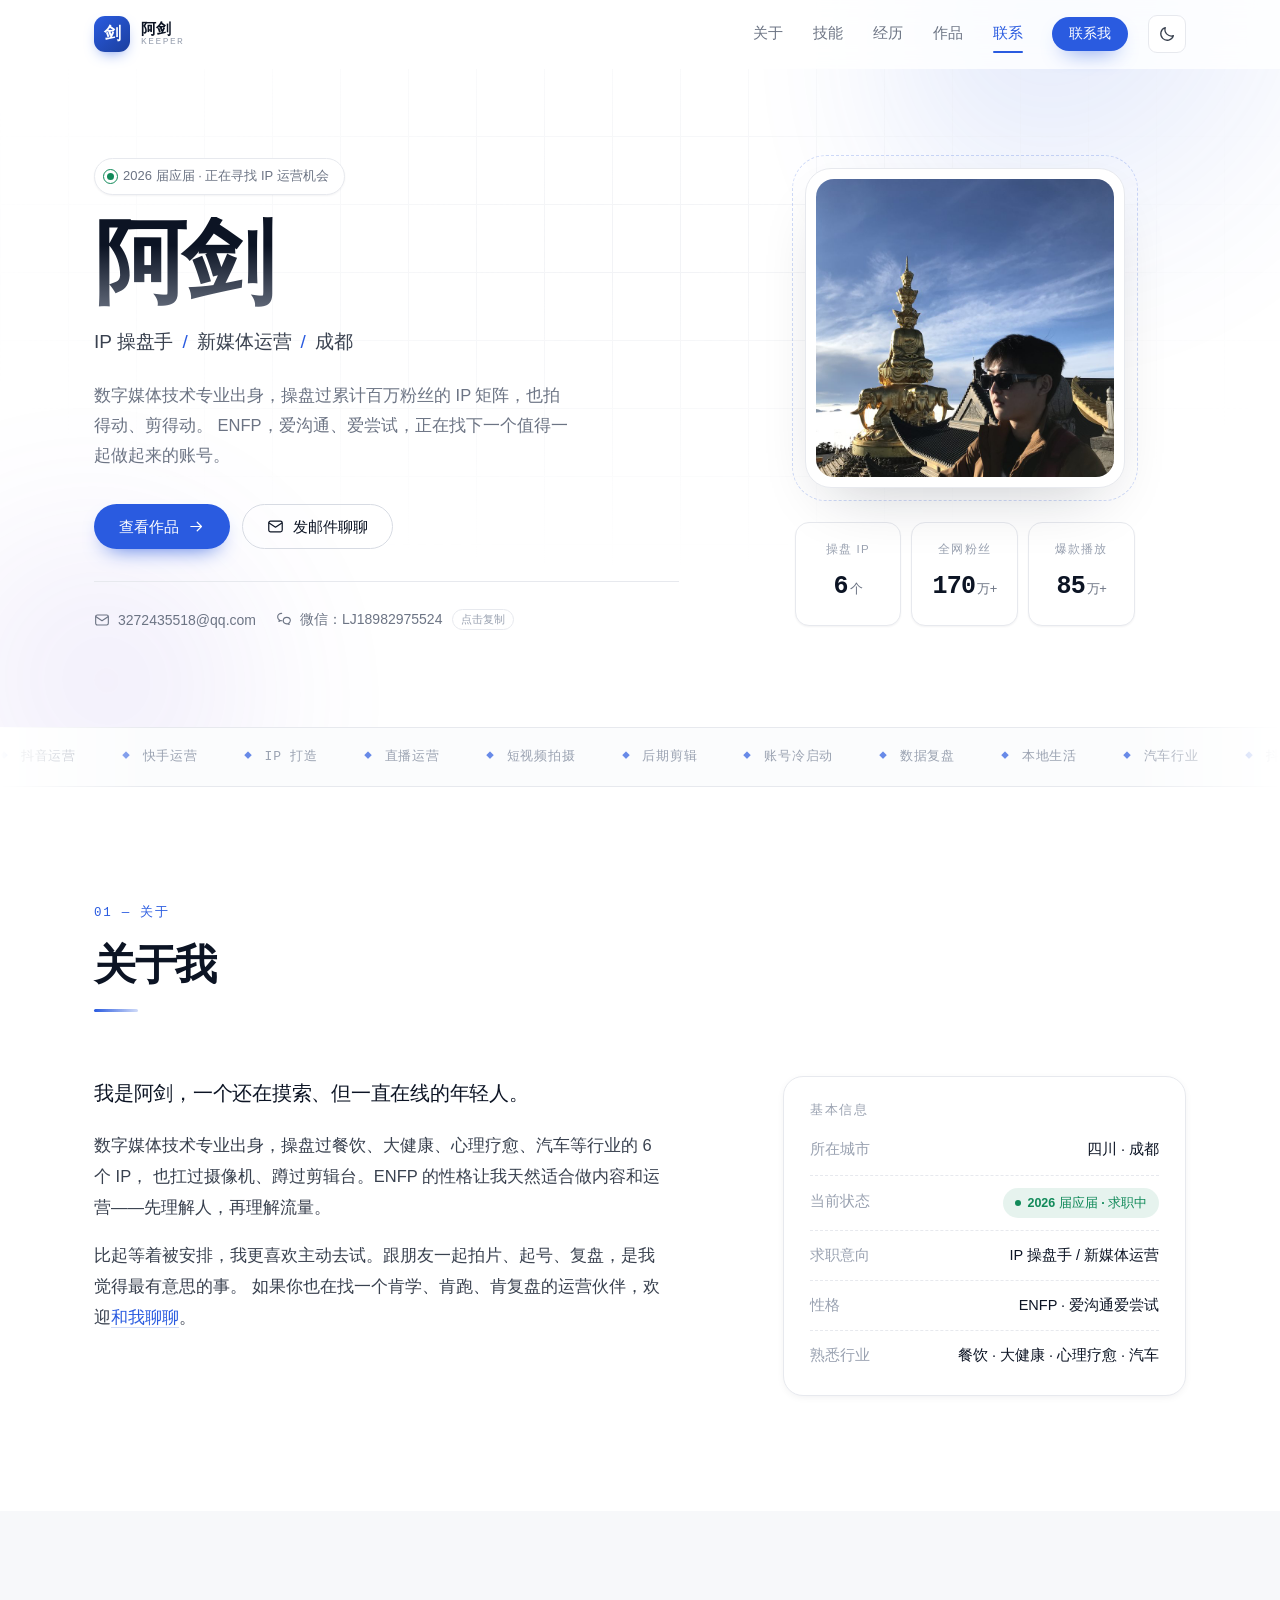
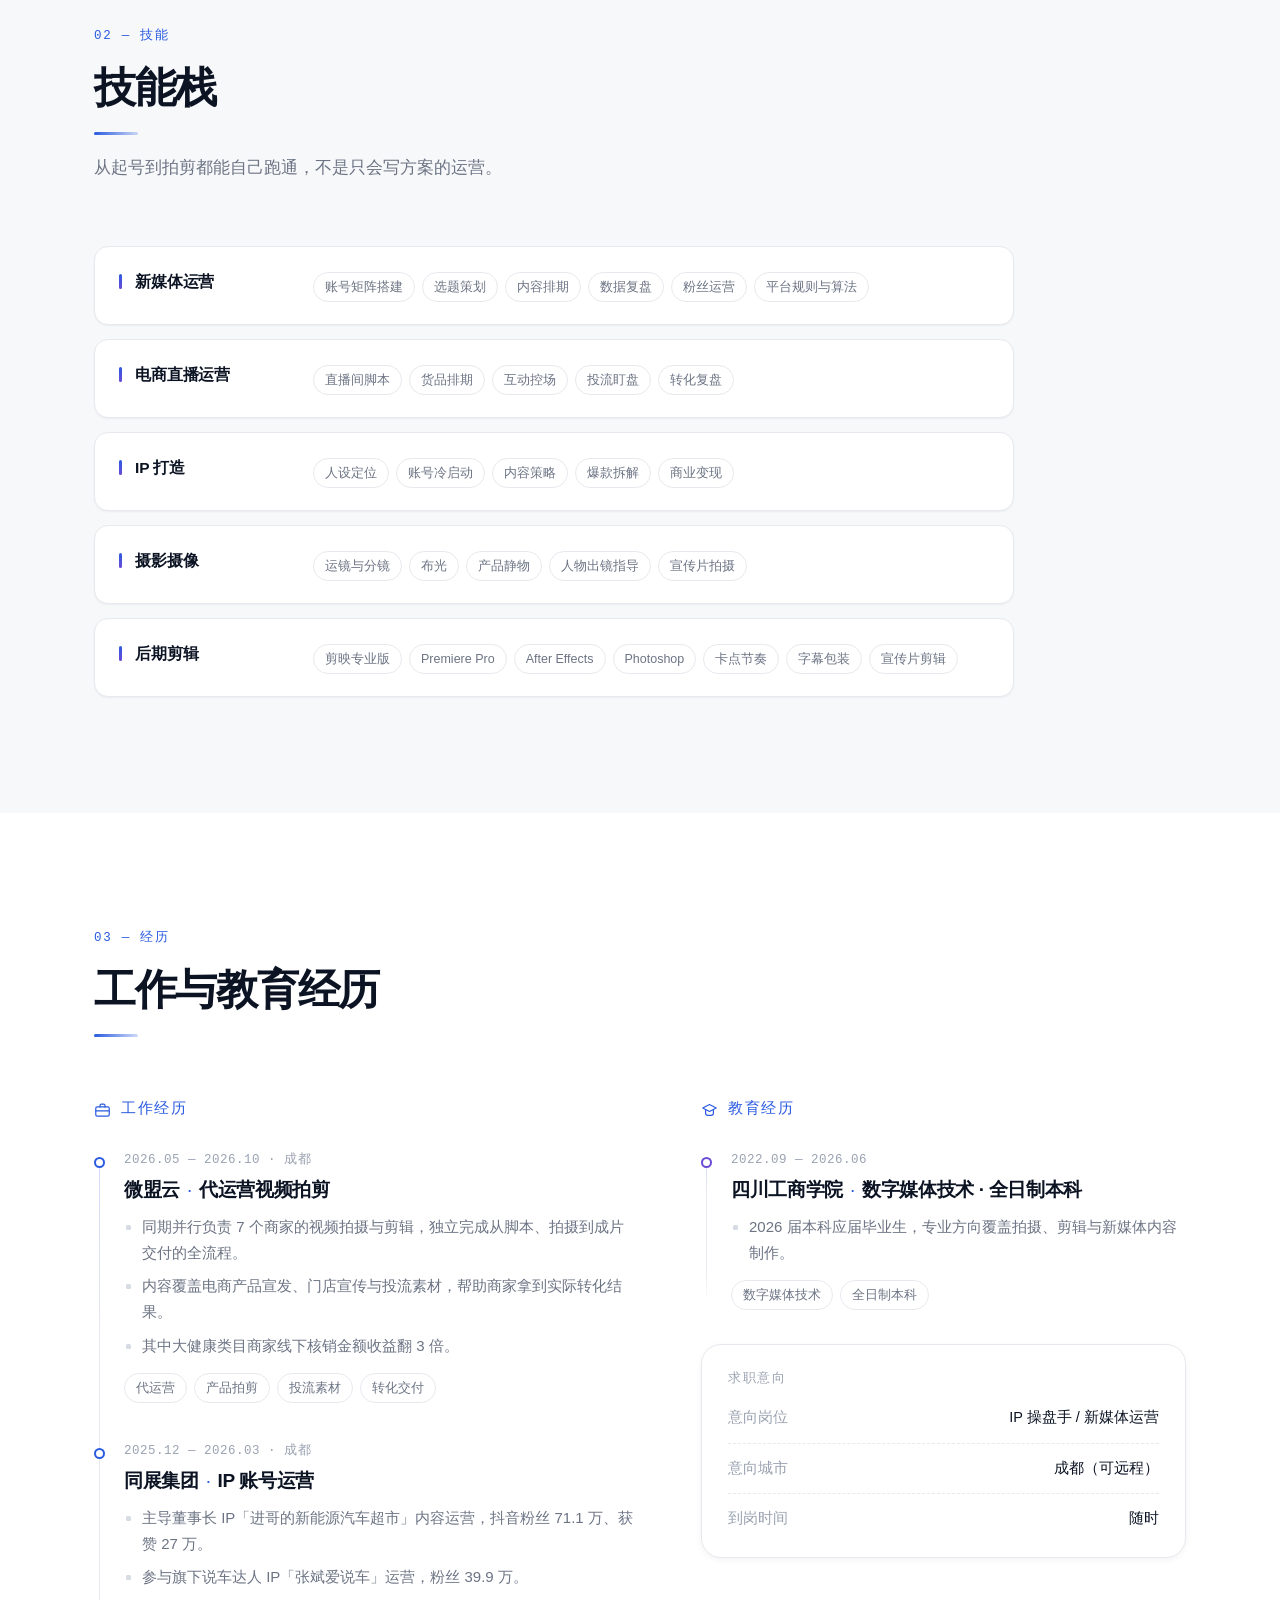
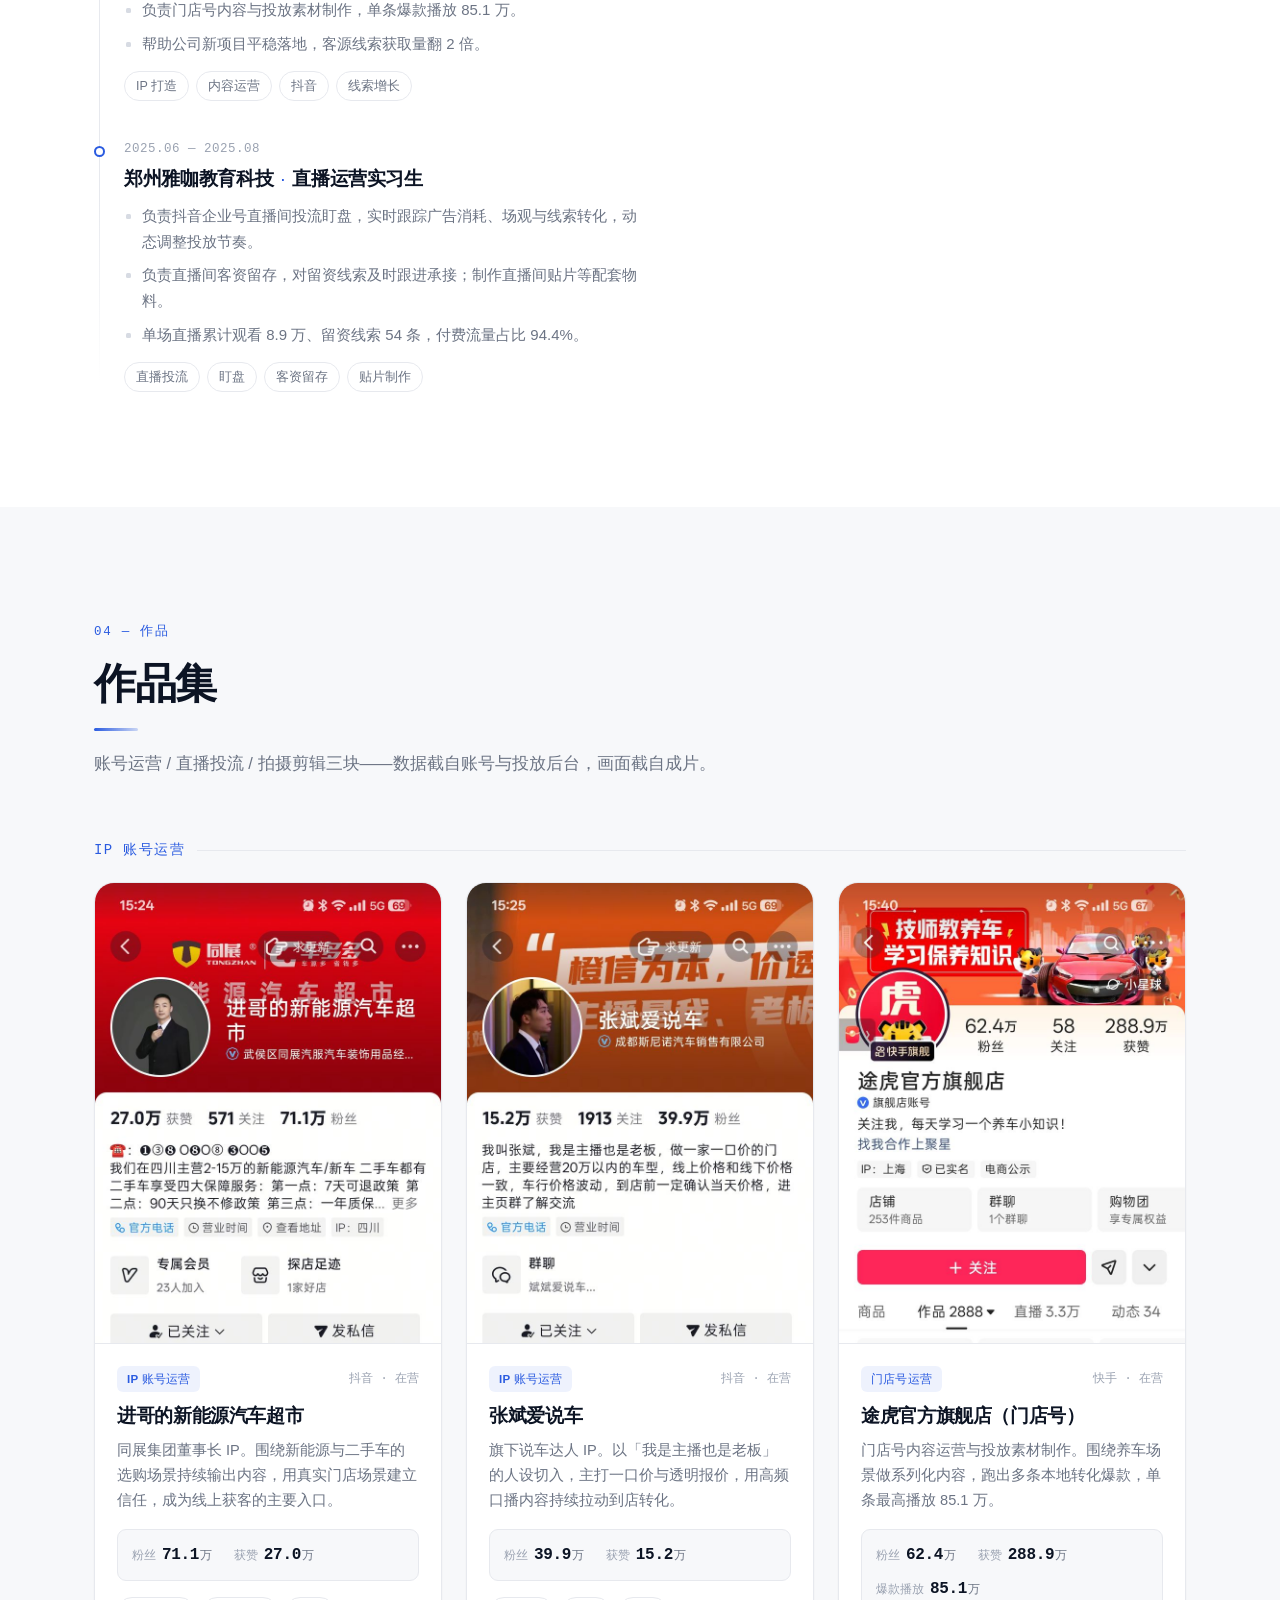
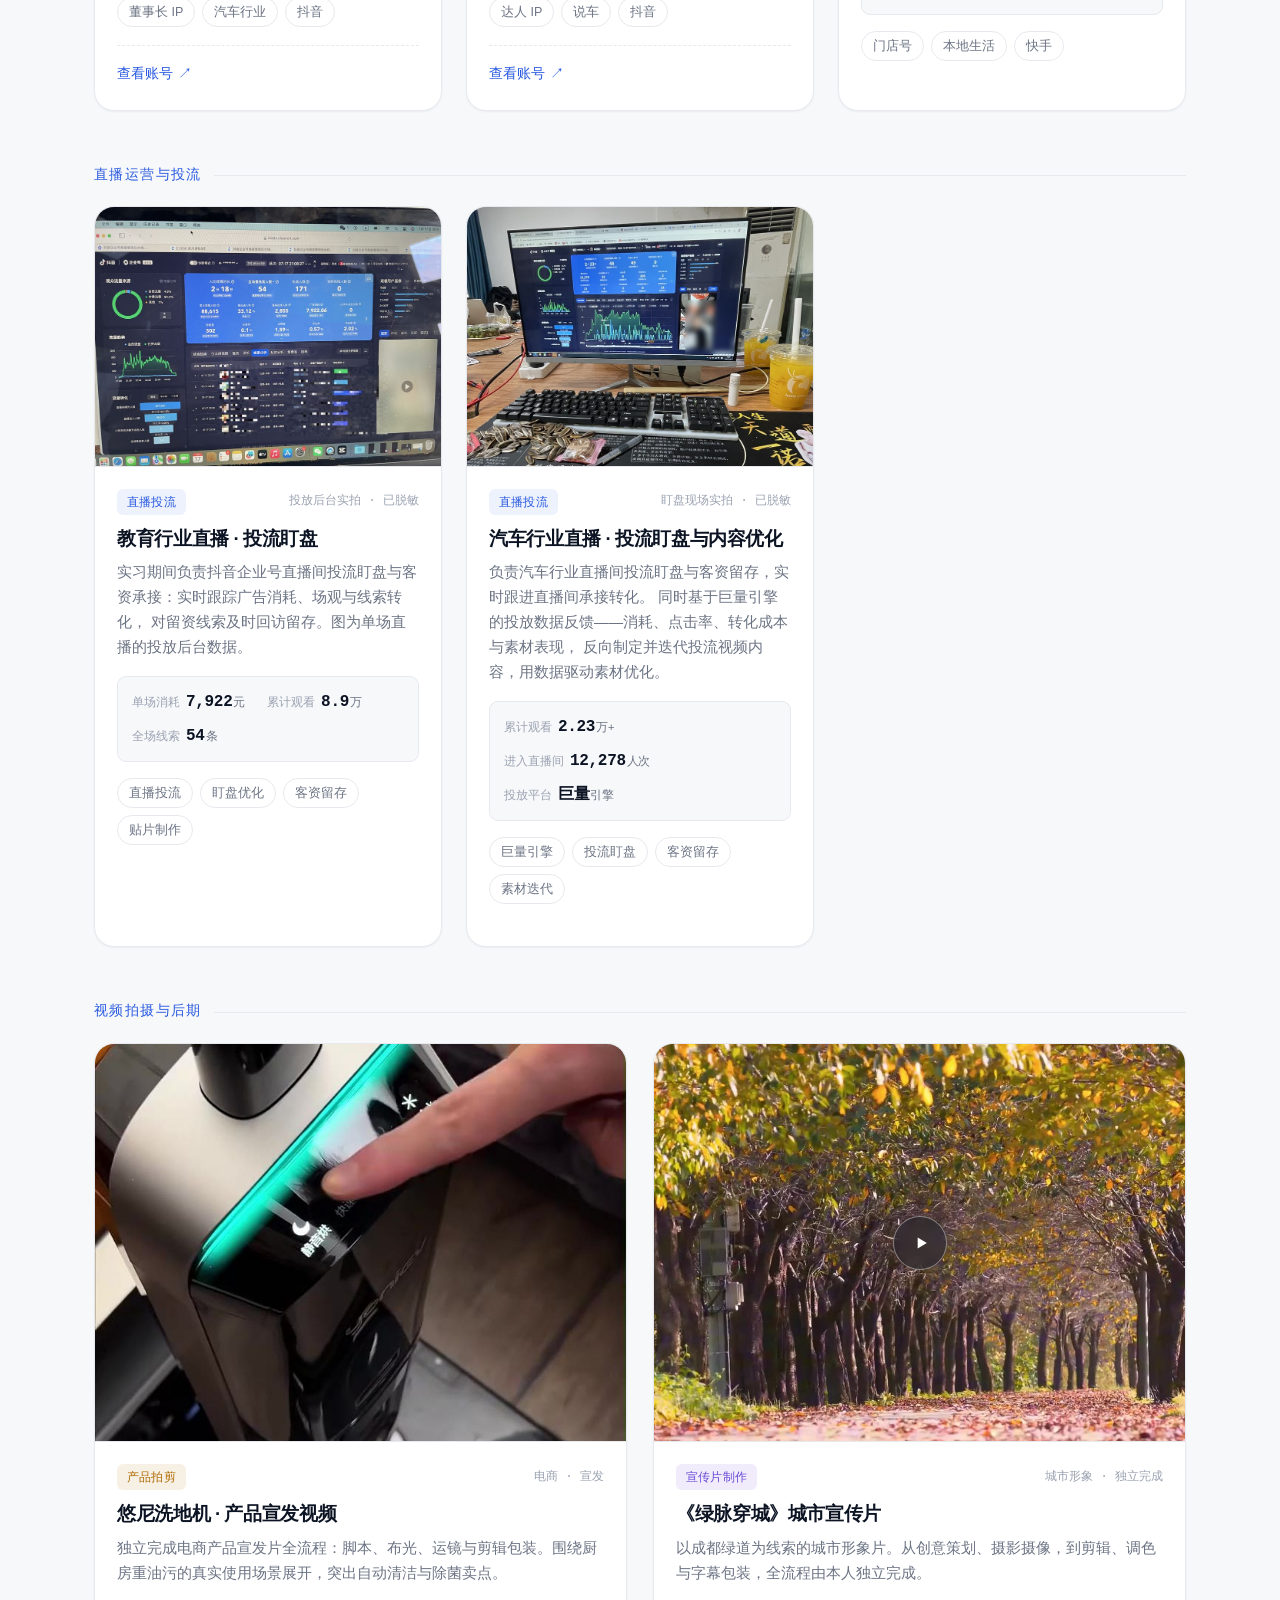
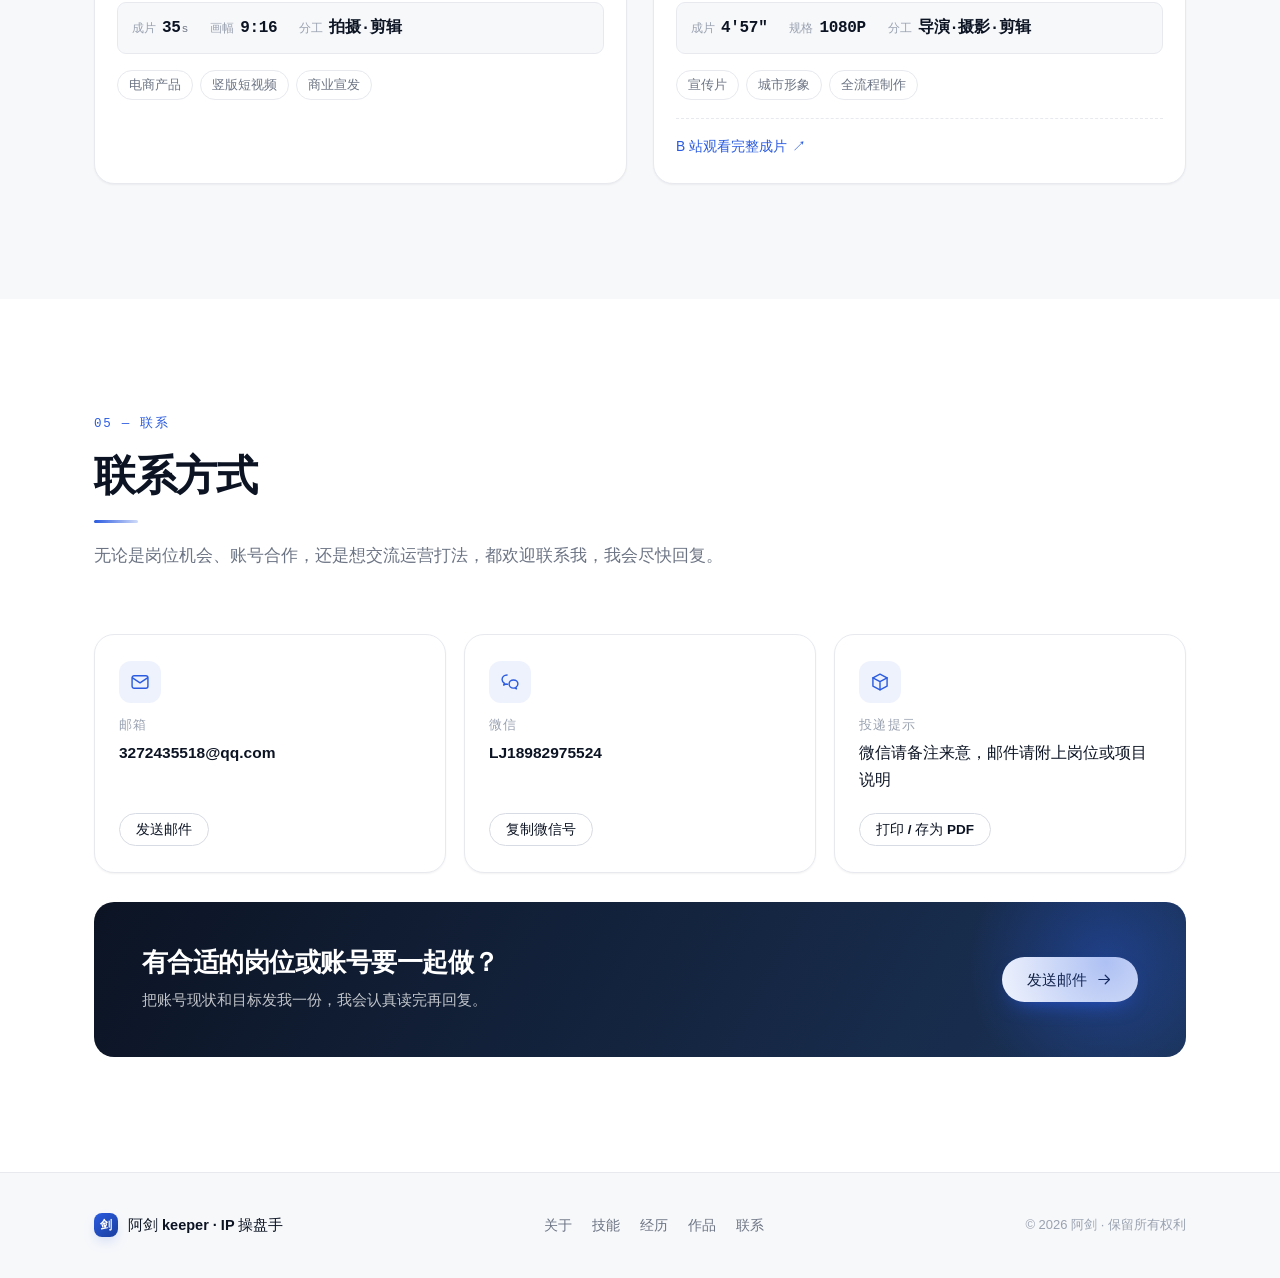
<file: index.html>
<!DOCTYPE html>
<html lang="zh-CN" data-theme="light">
<head>
<meta charset="UTF-8" />
<meta name="viewport" content="width=device-width, initial-scale=1" />
<meta name="theme-color" content="#ffffff" />

<!-- ============================================================
     SEO / 分享信息
     ============================================================ -->
<title>阿剑 keeper · IP 操盘手 | 个人主页</title>
<meta name="description" content="阿剑（keeper）的个人主页 —— IP 操盘手 / 新媒体运营，坐标成都。操盘全网累计百万粉丝 IP 矩阵，含账号运营、直播运营与短视频拍剪作品。" />
<meta name="author" content="阿剑" />
<meta name="keywords" content="阿剑, keeper, IP操盘手, 新媒体运营, 直播运营, 短视频, 成都" />
<link rel="canonical" href="https://Lijian-web666.github.io/" />

<!-- Open Graph：分享到社交平台时的预览卡片 -->
<meta property="og:type" content="website" />
<meta property="og:site_name" content="阿剑 keeper · 个人主页" />
<meta property="og:url" content="https://Lijian-web666.github.io/" />
<meta property="og:title" content="阿剑 keeper · IP 操盘手" />
<meta property="og:description" content="操盘全网累计百万粉丝 IP 矩阵，账号运营 / 直播运营 / 短视频拍剪。坐标成都。" />
<meta property="og:image" content="https://Lijian-web666.github.io/assets/img/avatar.jpg" />
<meta name="twitter:card" content="summary_large_image" />

<link rel="icon" type="image/svg+xml" href="assets/img/favicon.svg" />
<link rel="apple-touch-icon" href="assets/img/avatar.jpg" />

<!-- 必须在样式表之前执行：避免刷新时主题闪烁，并标记 JS 可用 -->
<script>
(function () {
  var el = document.documentElement;
  el.classList.add('js');
  try {
    var saved = localStorage.getItem('resume-theme');
    var prefersDark = window.matchMedia('(prefers-color-scheme: dark)').matches;
    el.setAttribute('data-theme', saved || (prefersDark ? 'dark' : 'light'));
  } catch (e) {
    el.setAttribute('data-theme', 'light');
  }
})();
</script>

<link rel="stylesheet" href="assets/css/style.css" />
</head>
<body>

<a class="skip-link" href="#main">跳到主要内容</a>

<!-- ============================================================
     顶部导航
     ============================================================ -->
<header class="nav" id="nav">
  <div class="nav__inner">
    <a class="nav__brand" href="#top" aria-label="回到顶部">
      <span class="brand__mark" aria-hidden="true">剑</span>
      <span class="brand__text">
        <strong>阿剑</strong>
        <small>KEEPER</small>
      </span>
    </a>

    <nav class="nav__links" id="navLinks" aria-label="主导航">
      <a href="#about" class="nav__link">关于</a>
      <a href="#skills" class="nav__link">技能</a>
      <a href="#experience" class="nav__link">经历</a>
      <a href="#works" class="nav__link">作品</a>
      <a href="#contact" class="nav__link">联系</a>
      <a class="btn btn--sm btn--primary nav__cta" href="#contact">联系我</a>
    </nav>

    <div class="nav__actions">
      <button class="icon-btn" id="themeToggle" type="button" aria-label="切换深浅色主题" title="切换深浅色主题">
        <svg class="ico ico--sun" viewBox="0 0 24 24" aria-hidden="true"><circle cx="12" cy="12" r="4.2"/><path d="M12 2.6v2.6M12 18.8v2.6M2.6 12h2.6M18.8 12h2.6M5.4 5.4l1.9 1.9M16.7 16.7l1.9 1.9M18.6 5.4l-1.9 1.9M7.3 16.7l-1.9 1.9"/></svg>
        <svg class="ico ico--moon" viewBox="0 0 24 24" aria-hidden="true"><path d="M20.5 14.3A8.6 8.6 0 0 1 9.7 3.5a8.6 8.6 0 1 0 10.8 10.8Z"/></svg>
      </button>
      <button class="icon-btn nav__burger" id="navBurger" type="button" aria-label="打开菜单" aria-expanded="false" aria-controls="navLinks">
        <span></span><span></span><span></span>
      </button>
    </div>
  </div>
  <div class="nav__progress" id="navProgress" aria-hidden="true"></div>
</header>

<main id="main">

  <!-- ============================================================
       Hero：姓名 / 定位 / 一句话简介
       ============================================================ -->
  <section class="hero" id="top">
    <div class="hero__bg" aria-hidden="true">
      <span class="blob blob--1"></span>
      <span class="blob blob--2"></span>
      <span class="grid-lines"></span>
    </div>

    <div class="wrap hero__inner">
      <div class="hero__text reveal">
        <p class="eyebrow">
          <span class="dot-live" aria-hidden="true"></span>
          2026 届应届 · 正在寻找 IP 运营机会
        </p>

        <h1 class="hero__name">阿剑</h1>

        <p class="hero__role">
          IP 操盘手 <span class="sep">/</span> 新媒体运营 <span class="sep">/</span> 成都
        </p>

        <p class="hero__intro">
          数字媒体技术专业出身，操盘过累计百万粉丝的 IP 矩阵，也拍得动、剪得动。
          ENFP，爱沟通、爱尝试，正在找下一个值得一起做起来的账号。
        </p>

        <div class="hero__cta">
          <a class="btn btn--primary" href="#works">
            查看作品
            <svg class="ico" viewBox="0 0 24 24" aria-hidden="true"><path d="M4 12h15M13 6l6 6-6 6"/></svg>
          </a>
          <a class="btn btn--ghost" href="mailto:3272435518@qq.com">
            <svg class="ico" viewBox="0 0 24 24" aria-hidden="true"><rect x="2.5" y="4.5" width="19" height="15" rx="2.5"/><path d="m3 7 9 6 9-6"/></svg>
            发邮件聊聊
          </a>
        </div>

        <ul class="hero__social" aria-label="联系方式">
          <li><a href="mailto:3272435518@qq.com" aria-label="邮箱">
            <svg class="ico" viewBox="0 0 24 24" aria-hidden="true"><rect x="2.5" y="4.5" width="19" height="15" rx="2.5"/><path d="m3 7 9 6 9-6"/></svg>
            3272435518@qq.com</a></li>
          <li>
            <button class="linklike" type="button" data-copy="LJ18982975524" data-label="微信号已复制">
              <svg class="ico" viewBox="0 0 24 24" aria-hidden="true"><path d="M8.5 3.5C5 3.5 2.5 5.9 2.5 9c0 1.8 1 3.4 2.6 4.4l-.7 2.3 2.5-1.3c.6.1 1.1.2 1.7.2h.5"/><path d="M21.5 14.4c0-2.7-2.4-4.9-5.3-4.9s-5.3 2.2-5.3 4.9 2.4 4.9 5.3 4.9c.5 0 1-.1 1.4-.2l2.1 1.1-.6-1.9a4.7 4.7 0 0 0 2.4-3.9Z"/></svg>
              微信：LJ18982975524 <span class="copy-hint">点击复制</span>
            </button>
          </li>
        </ul>
      </div>

      <div class="hero__media reveal" data-delay="120">
        <div class="avatar-frame">
          <img src="assets/img/avatar.jpg" alt="阿剑的照片" width="800" height="800" />
          <span class="avatar-frame__ring" aria-hidden="true"></span>
        </div>

        <dl class="hero__stats">
          <!-- ▼ 数字如有更新，改 data-to 与单位即可 -->
          <div><dt>操盘 IP</dt><dd><span class="count" data-to="6">0</span><span class="unit">个</span></dd></div>
          <div><dt>全网粉丝</dt><dd><span class="count" data-to="170">0</span><span class="unit">万+</span></dd></div>
          <div><dt>爆款播放</dt><dd><span class="count" data-to="85">0</span><span class="unit">万+</span></dd></div>
        </dl>
      </div>
    </div>
  </section>

  <!-- 跑马灯：关键词滚动条 -->
  <div class="marquee" aria-hidden="true">
    <div class="marquee__track">
      <span>抖音运营</span><span>快手运营</span><span>IP 打造</span><span>直播运营</span><span>短视频拍摄</span><span>后期剪辑</span><span>账号冷启动</span><span>数据复盘</span><span>本地生活</span><span>汽车行业</span>
      <span>抖音运营</span><span>快手运营</span><span>IP 打造</span><span>直播运营</span><span>短视频拍摄</span><span>后期剪辑</span><span>账号冷启动</span><span>数据复盘</span><span>本地生活</span><span>汽车行业</span>
    </div>
  </div>

  <!-- ============================================================
       关于我
       ============================================================ -->
  <section class="section" id="about">
    <div class="wrap">
      <header class="sec-head reveal">
        <p class="sec-kicker">01 — 关于</p>
        <h2 class="sec-title">关于我</h2>
      </header>

      <div class="about">
        <div class="about__main reveal">
          <p class="lead">
            我是阿剑，一个还在摸索、但一直在线的年轻人。
          </p>
          <p>
            数字媒体技术专业出身，操盘过餐饮、大健康、心理疗愈、汽车等行业的 6 个 IP，
            也扛过摄像机、蹲过剪辑台。ENFP 的性格让我天然适合做内容和运营——先理解人，再理解流量。
          </p>
          <p>
            比起等着被安排，我更喜欢主动去试。跟朋友一起拍片、起号、复盘，是我觉得最有意思的事。
            如果你也在找一个肯学、肯跑、肯复盘的运营伙伴，欢迎<a href="#contact">和我聊聊</a>。
          </p>
        </div>

        <aside class="about__side reveal" data-delay="100">
          <h3 class="side-title">基本信息</h3>
          <ul class="facts">
            <li><span class="facts__k">所在城市</span><span class="facts__v">四川 · 成都</span></li>
            <li><span class="facts__k">当前状态</span><span class="facts__v"><em class="tag tag--live">2026 届应届 · 求职中</em></span></li>
            <li><span class="facts__k">求职意向</span><span class="facts__v">IP 操盘手 / 新媒体运营</span></li>
            <li><span class="facts__k">性格</span><span class="facts__v">ENFP · 爱沟通爱尝试</span></li>
            <li><span class="facts__k">熟悉行业</span><span class="facts__v">餐饮 · 大健康 · 心理疗愈 · 汽车</span></li>
          </ul>
        </aside>
      </div>
    </div>
  </section>

  <!-- ============================================================
       技能栈
       ============================================================ -->
  <section class="section section--soft" id="skills">
    <div class="wrap">
      <header class="sec-head reveal">
        <p class="sec-kicker">02 — 技能</p>
        <h2 class="sec-title">技能栈</h2>
        <p class="sec-desc">从起号到拍剪都能自己跑通，不是只会写方案的运营。</p>
      </header>

      <div class="skill-rows">
        <!-- ▼ 替换：技能分类与条目，直接增删 <li> 即可 -->
        <article class="skill-row reveal">
          <h3 class="skill-row__title">新媒体运营</h3>
          <ul class="tags">
            <li class="tag">账号矩阵搭建</li><li class="tag">选题策划</li><li class="tag">内容排期</li><li class="tag">数据复盘</li><li class="tag">粉丝运营</li><li class="tag">平台规则与算法</li>
          </ul>
        </article>

        <article class="skill-row reveal" data-delay="60">
          <h3 class="skill-row__title">电商直播运营</h3>
          <ul class="tags">
            <li class="tag">直播间脚本</li><li class="tag">货品排期</li><li class="tag">互动控场</li><li class="tag">投流盯盘</li><li class="tag">转化复盘</li>
          </ul>
        </article>

        <article class="skill-row reveal" data-delay="120">
          <h3 class="skill-row__title">IP 打造</h3>
          <ul class="tags">
            <li class="tag">人设定位</li><li class="tag">账号冷启动</li><li class="tag">内容策略</li><li class="tag">爆款拆解</li><li class="tag">商业变现</li>
          </ul>
        </article>

        <article class="skill-row reveal" data-delay="180">
          <h3 class="skill-row__title">摄影摄像</h3>
          <ul class="tags">
            <li class="tag">运镜与分镜</li><li class="tag">布光</li><li class="tag">产品静物</li><li class="tag">人物出镜指导</li><li class="tag">宣传片拍摄</li>
          </ul>
        </article>

        <article class="skill-row reveal" data-delay="240">
          <h3 class="skill-row__title">后期剪辑</h3>
          <ul class="tags">
            <li class="tag">剪映专业版</li><li class="tag">Premiere Pro</li><li class="tag">After Effects</li><li class="tag">Photoshop</li><li class="tag">卡点节奏</li><li class="tag">字幕包装</li><li class="tag">宣传片剪辑</li>
          </ul>
        </article>
      </div>
    </div>
  </section>

  <!-- ============================================================
       工作与教育经历
       ============================================================ -->
  <section class="section" id="experience">
    <div class="wrap">
      <header class="sec-head reveal">
        <p class="sec-kicker">03 — 经历</p>
        <h2 class="sec-title">工作与教育经历</h2>
      </header>

      <div class="exp-layout">
        <div class="exp-col">
          <h3 class="col-title reveal">
            <svg class="ico" viewBox="0 0 24 24" aria-hidden="true"><rect x="2.5" y="7" width="19" height="13" rx="2"/><path d="M8.5 7V5a2 2 0 0 1 2-2h3a2 2 0 0 1 2 2v2M2.5 12.5h19"/></svg>
            工作经历
          </h3>

          <ol class="timeline">
            <!-- ▼ 替换：工作经历条目（按时间倒序） -->
            <li class="tl-item reveal">
              <span class="tl-dot" aria-hidden="true"></span>
              <div class="tl-body">
                <p class="tl-when">2026.05 — 2026.10 · 成都</p>
                <h4 class="tl-where">微盟云<span class="tl-sep">·</span>代运营视频拍剪</h4>
                <ul class="tl-points">
                  <li>同期并行负责 7 个商家的视频拍摄与剪辑，独立完成从脚本、拍摄到成片交付的全流程。</li>
                  <li>内容覆盖电商产品宣发、门店宣传与投流素材，帮助商家拿到实际转化结果。</li>
                  <li>其中大健康类目商家线下核销金额收益翻 3 倍。</li>
                </ul>
                <ul class="tags">
                  <li class="tag">代运营</li><li class="tag">产品拍剪</li><li class="tag">投流素材</li><li class="tag">转化交付</li>
                </ul>
              </div>
            </li>

            <li class="tl-item reveal">
              <span class="tl-dot" aria-hidden="true"></span>
              <div class="tl-body">
                <p class="tl-when">2025.12 — 2026.03 · 成都</p>
                <h4 class="tl-where">同展集团<span class="tl-sep">·</span>IP 账号运营</h4>
                <ul class="tl-points">
                  <li>主导董事长 IP「进哥的新能源汽车超市」内容运营，抖音粉丝 71.1 万、获赞 27 万。</li>
                  <li>参与旗下说车达人 IP「张斌爱说车」运营，粉丝 39.9 万。</li>
                  <li>负责门店号内容与投放素材制作，单条爆款播放 85.1 万。</li>
                  <li>帮助公司新项目平稳落地，客源线索获取量翻 2 倍。</li>
                </ul>
                <ul class="tags">
                  <li class="tag">IP 打造</li><li class="tag">内容运营</li><li class="tag">抖音</li><li class="tag">线索增长</li>
                </ul>
              </div>
            </li>

            <li class="tl-item reveal">
              <span class="tl-dot" aria-hidden="true"></span>
              <div class="tl-body">
                <p class="tl-when">2025.06 — 2025.08</p>
                <h4 class="tl-where">郑州雅咖教育科技<span class="tl-sep">·</span>直播运营实习生</h4>
                <ul class="tl-points">
                  <li>负责抖音企业号直播间投流盯盘，实时跟踪广告消耗、场观与线索转化，动态调整投放节奏。</li>
                  <li>负责直播间客资留存，对留资线索及时跟进承接；制作直播间贴片等配套物料。</li>
                  <li>单场直播累计观看 8.9 万、留资线索 54 条，付费流量占比 94.4%。</li>
                </ul>
                <ul class="tags">
                  <li class="tag">直播投流</li><li class="tag">盯盘</li><li class="tag">客资留存</li><li class="tag">贴片制作</li>
                </ul>
              </div>
            </li>
          </ol>
        </div>

        <div class="exp-col">
          <h3 class="col-title reveal">
            <svg class="ico" viewBox="0 0 24 24" aria-hidden="true"><path d="m12 3.5 9.5 5L12 13.5l-9.5-5z"/><path d="M6.5 11v5.2c0 1.6 2.5 2.8 5.5 2.8s5.5-1.2 5.5-2.8V11"/></svg>
            教育经历
          </h3>

          <ol class="timeline timeline--edu">
            <!-- ▼ 替换：教育经历条目 -->
            <li class="tl-item reveal">
              <span class="tl-dot" aria-hidden="true"></span>
              <div class="tl-body">
                <p class="tl-when">2022.09 — 2026.06</p>
                <h4 class="tl-where">四川工商学院<span class="tl-sep">·</span>数字媒体技术 · 全日制本科</h4>
                <ul class="tl-points">
                  <li>2026 届本科应届毕业生，专业方向覆盖拍摄、剪辑与新媒体内容制作。</li>
                </ul>
                <ul class="tags">
                  <li class="tag">数字媒体技术</li><li class="tag">全日制本科</li>
                </ul>
              </div>
            </li>
          </ol>

          <aside class="about__side intent reveal">
            <h3 class="side-title">求职意向</h3>
            <ul class="facts">
              <li><span class="facts__k">意向岗位</span><span class="facts__v">IP 操盘手 / 新媒体运营</span></li>
              <li><span class="facts__k">意向城市</span><span class="facts__v">成都（可远程）</span></li>
              <li><span class="facts__k">到岗时间</span><span class="facts__v">随时</span></li>
            </ul>
          </aside>
        </div>
      </div>
    </div>
  </section>

  <!-- ============================================================
       作品集
       ============================================================ -->
  <section class="section section--soft" id="works">
    <div class="wrap">
      <header class="sec-head reveal">
        <p class="sec-kicker">04 — 作品</p>
        <h2 class="sec-title">作品集</h2>
        <p class="sec-desc">账号运营 / 直播投流 / 拍摄剪辑三块——数据截自账号与投放后台，画面截自成片。</p>
      </header>

      <div class="work-group">
        <h3 class="work-group__title">IP 账号运营</h3>
        <div class="works" id="worksGrid">

        <!-- ▼ 作品一：董事长 IP -->
        <article class="work reveal">
          <a class="work__cover cover cover--shot" href="https://v.douyin.com/vhE6ZO4zGqg/" target="_blank" rel="noopener" aria-label="在新窗口打开抖音账号「进哥的新能源汽车超市」">
            <img src="assets/img/works/work-jinge.jpg" alt="抖音账号「进哥的新能源汽车超市」主页截图" loading="lazy" width="720" height="960" />
          </a>
          <div class="work__body">
            <div class="work__top">
              <span class="type type--code">IP 账号运营</span>
              <span class="work__year">抖音 · 在营</span>
            </div>
            <h3 class="work__title"><a href="https://v.douyin.com/vhE6ZO4zGqg/" target="_blank" rel="noopener">进哥的新能源汽车超市</a></h3>
            <p class="work__desc">
              同展集团董事长 IP。围绕新能源与二手车的选购场景持续输出内容，用真实门店场景建立信任，成为线上获客的主要入口。
            </p>
            <dl class="work__stats">
              <div><dt>粉丝</dt><dd>71.1<em>万</em></dd></div>
              <div><dt>获赞</dt><dd>27.0<em>万</em></dd></div>
            </dl>
            <ul class="tags">
              <li class="tag">董事长 IP</li><li class="tag">汽车行业</li><li class="tag">抖音</li>
            </ul>
            <p class="work__links">
              <a href="https://v.douyin.com/vhE6ZO4zGqg/" target="_blank" rel="noopener">查看账号 <span aria-hidden="true">↗</span></a>
            </p>
          </div>
        </article>

        <!-- ▼ 作品二：说车达人 IP -->
        <article class="work reveal" data-delay="80">
          <a class="work__cover cover cover--shot" href="https://v.douyin.com/DhykC-HIwoI/" target="_blank" rel="noopener" aria-label="在新窗口打开抖音账号「张斌爱说车」">
            <img src="assets/img/works/work-zhangbin.jpg" alt="抖音账号「张斌爱说车」主页截图" loading="lazy" width="720" height="960" />
          </a>
          <div class="work__body">
            <div class="work__top">
              <span class="type type--code">IP 账号运营</span>
              <span class="work__year">抖音 · 在营</span>
            </div>
            <h3 class="work__title"><a href="https://v.douyin.com/DhykC-HIwoI/" target="_blank" rel="noopener">张斌爱说车</a></h3>
            <p class="work__desc">
              旗下说车达人 IP。以「我是主播也是老板」的人设切入，主打一口价与透明报价，用高频口播内容持续拉动到店转化。
            </p>
            <dl class="work__stats">
              <div><dt>粉丝</dt><dd>39.9<em>万</em></dd></div>
              <div><dt>获赞</dt><dd>15.2<em>万</em></dd></div>
            </dl>
            <ul class="tags">
              <li class="tag">达人 IP</li><li class="tag">说车</li><li class="tag">抖音</li>
            </ul>
            <p class="work__links">
              <a href="https://v.douyin.com/DhykC-HIwoI/" target="_blank" rel="noopener">查看账号 <span aria-hidden="true">↗</span></a>
            </p>
          </div>
        </article>

        <!-- ▼ 作品三：门店号 -->
        <article class="work reveal" data-delay="160">
          <div class="work__cover cover cover--shot">
            <img src="assets/img/works/work-tuhu.jpg" alt="快手账号「途虎官方旗舰店」主页截图" loading="lazy" width="720" height="960" />
          </div>
          <div class="work__body">
            <div class="work__top">
              <span class="type type--code">门店号运营</span>
              <span class="work__year">快手 · 在营</span>
            </div>
            <h3 class="work__title">途虎官方旗舰店（门店号）</h3>
            <p class="work__desc">
              门店号内容运营与投放素材制作。围绕养车场景做系列化内容，跑出多条本地转化爆款，单条最高播放 85.1 万。
            </p>
            <dl class="work__stats">
              <div><dt>粉丝</dt><dd>62.4<em>万</em></dd></div>
              <div><dt>获赞</dt><dd>288.9<em>万</em></dd></div>
              <div><dt>爆款播放</dt><dd>85.1<em>万</em></dd></div>
            </dl>
            <ul class="tags">
              <li class="tag">门店号</li><li class="tag">本地生活</li><li class="tag">快手</li>
            </ul>
          </div>
        </article>

        </div>
      </div>

      <div class="work-group">
        <h3 class="work-group__title">直播运营与投流</h3>
        <div class="works">

        <!-- ▼ 作品六：直播投流盯盘 -->
        <article class="work reveal">
          <div class="work__cover cover cover--frame">
            <img src="assets/img/works/work-live.jpg" alt="抖音企业号直播投流盯盘后台实拍（敏感信息已脱敏）" loading="lazy" width="900" height="675" />
          </div>
          <div class="work__body">
            <div class="work__top">
              <span class="type type--code">直播投流</span>
              <span class="work__year">投放后台实拍 · 已脱敏</span>
            </div>
            <h3 class="work__title">教育行业直播 · 投流盯盘</h3>
            <p class="work__desc">
              实习期间负责抖音企业号直播间投流盯盘与客资承接：实时跟踪广告消耗、场观与线索转化，
              对留资线索及时回访留存。图为单场直播的投放后台数据。
            </p>
            <dl class="work__stats">
              <div><dt>单场消耗</dt><dd>7,922<em>元</em></dd></div>
              <div><dt>累计观看</dt><dd>8.9<em>万</em></dd></div>
              <div><dt>全场线索</dt><dd>54<em>条</em></dd></div>
            </dl>
            <ul class="tags">
              <li class="tag">直播投流</li><li class="tag">盯盘优化</li><li class="tag">客资留存</li><li class="tag">贴片制作</li>
            </ul>
          </div>
        </article>

        <!-- ▼ 作品七：汽车行业直播投流盯盘 -->
        <article class="work reveal">
          <div class="work__cover cover cover--frame">
            <img src="assets/img/works/work-auto-live.jpg" alt="汽车行业直播间投流盯盘现场实拍（主播画面已模糊处理）" loading="lazy" width="900" height="675" />
          </div>
          <div class="work__body">
            <div class="work__top">
              <span class="type type--code">直播投流</span>
              <span class="work__year">盯盘现场实拍 · 已脱敏</span>
            </div>
            <h3 class="work__title">汽车行业直播 · 投流盯盘与内容优化</h3>
            <p class="work__desc">
              负责汽车行业直播间投流盯盘与客资留存，实时跟进直播间承接转化。
              同时基于巨量引擎的投放数据反馈——消耗、点击率、转化成本与素材表现，
              反向制定并迭代投流视频内容，用数据驱动素材优化。
            </p>
            <dl class="work__stats">
              <div><dt>累计观看</dt><dd>2.23<em>万+</em></dd></div>
              <div><dt>进入直播间</dt><dd>12,278<em>人次</em></dd></div>
              <div><dt>投放平台</dt><dd>巨量<em>引擎</em></dd></div>
            </dl>
            <ul class="tags">
              <li class="tag">巨量引擎</li><li class="tag">投流盯盘</li><li class="tag">客资留存</li><li class="tag">素材迭代</li>
            </ul>
          </div>
        </article>

        </div>
      </div>

      <div class="work-group">
        <h3 class="work-group__title">视频拍摄与后期</h3>
        <div class="works works--video">

        <!-- ▼ 作品四：产品拍剪 -->
        <article class="work reveal">
          <div class="work__cover cover cover--frame">
            <img src="assets/img/works/work-youni.jpg" alt="悠尼洗地机产品宣发视频画面" loading="lazy" width="720" height="540" />
          </div>
          <div class="work__body">
            <div class="work__top">
              <span class="type type--writing">产品拍剪</span>
              <span class="work__year">电商 · 宣发</span>
            </div>
            <h3 class="work__title">悠尼洗地机 · 产品宣发视频</h3>
            <p class="work__desc">
              独立完成电商产品宣发片全流程：脚本、布光、运镜与剪辑包装。围绕厨房重油污的真实使用场景展开，突出自动清洁与除菌卖点。
            </p>
            <dl class="work__stats">
              <div><dt>成片</dt><dd>35<em>s</em></dd></div>
              <div><dt>画幅</dt><dd>9:16</dd></div>
              <div><dt>分工</dt><dd>拍摄·剪辑</dd></div>
            </dl>
            <ul class="tags">
              <li class="tag">电商产品</li><li class="tag">竖版短视频</li><li class="tag">商业宣发</li>
            </ul>
          </div>
        </article>

        <!-- ▼ 作品五：城市宣传片 -->
        <article class="work reveal" data-delay="80">
          <a class="work__cover cover cover--frame" href="https://www.bilibili.com/video/BV1as5169Eid/" target="_blank" rel="noopener" aria-label="在新窗口打开 B 站观看城市宣传片《绿脉穿城》">
            <img src="assets/img/works/work-lvmai.jpg" alt="城市宣传片《绿脉穿城》画面" loading="lazy" width="900" height="675" />
            <span class="cover__play" aria-hidden="true">
              <svg viewBox="0 0 24 24"><path d="M8 5.5v13l11-6.5z"/></svg>
            </span>
          </a>
          <div class="work__body">
            <div class="work__top">
              <span class="type type--design">宣传片制作</span>
              <span class="work__year">城市形象 · 独立完成</span>
            </div>
            <h3 class="work__title"><a href="https://www.bilibili.com/video/BV1as5169Eid/" target="_blank" rel="noopener">《绿脉穿城》城市宣传片</a></h3>
            <p class="work__desc">
              以成都绿道为线索的城市形象片。从创意策划、摄影摄像，到剪辑、调色与字幕包装，全流程由本人独立完成。
            </p>
            <dl class="work__stats">
              <div><dt>成片</dt><dd>4'57"</dd></div>
              <div><dt>规格</dt><dd>1080P</dd></div>
              <div><dt>分工</dt><dd>导演·摄影·剪辑</dd></div>
            </dl>
            <ul class="tags">
              <li class="tag">宣传片</li><li class="tag">城市形象</li><li class="tag">全流程制作</li>
            </ul>
            <p class="work__links">
              <a href="https://www.bilibili.com/video/BV1as5169Eid/" target="_blank" rel="noopener">B 站观看完整成片 <span aria-hidden="true">↗</span></a>
            </p>
          </div>
        </article>

        </div>
      </div>
    </div>
  </section>

  <!-- ============================================================
       联系方式
       ============================================================ -->
  <section class="section" id="contact">
    <div class="wrap">
      <header class="sec-head reveal">
        <p class="sec-kicker">05 — 联系</p>
        <h2 class="sec-title">联系方式</h2>
        <p class="sec-desc">无论是岗位机会、账号合作，还是想交流运营打法，都欢迎联系我，我会尽快回复。</p>
      </header>

      <div class="contact">
        <!-- ▼ 替换：联系方式 -->
        <article class="contact-card reveal">
          <span class="contact-card__ico" aria-hidden="true">
            <svg class="ico" viewBox="0 0 24 24"><rect x="2.5" y="4.5" width="19" height="15" rx="2.5"/><path d="m3 7 9 6 9-6"/></svg>
          </span>
          <h3>邮箱</h3>
          <p class="contact-card__val">3272435518@qq.com</p>
          <a class="btn btn--sm btn--ghost" href="mailto:3272435518@qq.com">发送邮件</a>
        </article>

        <article class="contact-card reveal" data-delay="80">
          <span class="contact-card__ico" aria-hidden="true">
            <svg class="ico" viewBox="0 0 24 24"><path d="M8.5 3.5C5 3.5 2.5 5.9 2.5 9c0 1.8 1 3.4 2.6 4.4l-.7 2.3 2.5-1.3c.6.1 1.1.2 1.7.2h.5"/><path d="M21.5 14.4c0-2.7-2.4-4.9-5.3-4.9s-5.3 2.2-5.3 4.9 2.4 4.9 5.3 4.9c.5 0 1-.1 1.4-.2l2.1 1.1-.6-1.9a4.7 4.7 0 0 0 2.4-3.9Z"/></svg>
          </span>
          <h3>微信</h3>
          <p class="contact-card__val">LJ18982975524</p>
          <button class="btn btn--sm btn--ghost" type="button" data-copy="LJ18982975524" data-label="微信号已复制">复制微信号</button>
        </article>

        <article class="contact-card reveal" data-delay="160">
          <span class="contact-card__ico" aria-hidden="true">
            <svg class="ico" viewBox="0 0 24 24"><path d="M12 2.6 20.5 7v10L12 21.4 3.5 17V7z"/><path d="M3.5 7 12 11.6 20.5 7M12 11.6V21.4"/></svg>
          </span>
          <h3>投递提示</h3>
          <p class="contact-card__val">微信请备注来意，邮件请附上岗位或项目说明</p>
          <button class="btn btn--sm btn--ghost" type="button" data-print>打印 / 存为 PDF</button>
        </article>
      </div>

      <div class="cta-band reveal">
        <div>
          <h3>有合适的岗位或账号要一起做？</h3>
          <p>把账号现状和目标发我一份，我会认真读完再回复。</p>
        </div>
        <a class="btn btn--primary" href="mailto:3272435518@qq.com">
          发送邮件
          <svg class="ico" viewBox="0 0 24 24" aria-hidden="true"><path d="M4 12h15M13 6l6 6-6 6"/></svg>
        </a>
      </div>
    </div>
  </section>

</main>

<footer class="footer">
  <div class="wrap footer__inner">
    <p class="footer__brand">
      <span class="brand__mark brand__mark--sm" aria-hidden="true">剑</span>
      阿剑 keeper · IP 操盘手
    </p>
    <nav class="footer__links" aria-label="页脚导航">
      <a href="#about">关于</a><a href="#skills">技能</a><a href="#experience">经历</a><a href="#works">作品</a><a href="#contact">联系</a>
    </nav>
    <p class="footer__meta">© <span id="year">2026</span> 阿剑 · 保留所有权利</p>
  </div>
</footer>

<button class="to-top" id="toTop" type="button" aria-label="回到顶部" hidden>
  <svg class="ico" viewBox="0 0 24 24" aria-hidden="true"><path d="M12 19V5M6 11l6-6 6 6"/></svg>
</button>

<!-- 复制成功提示 -->
<div class="toast" id="toast" role="status" aria-live="polite" hidden></div>

<script src="assets/js/main.js"></script>
</body>
</html>
</file>
<file: assets/css/style.css>
/* ==========================================================================
   个人简历网站 · 样式表
   风格：简约专业（白底 + 单主色 + 大量留白）
   结构：1 设计令牌 → 2 基础样式 → 3 通用组件 → 4 各区块 → 5 动画 → 6 响应式 → 7 打印
   ========================================================================== */

/* ==========================================================================
   1. 设计令牌
   ========================================================================== */
:root {
  /* 颜色 —— 浅色主题（默认） */
  --bg:            #ffffff;
  --bg-soft:       #f7f8fa;
  --surface:       #ffffff;
  --surface-2:     #fbfcfd;
  --ink:           #0c1424;
  --ink-2:         #39414f;
  --muted:         #6c7484;
  --faint:         #9aa2b1;
  --line:          #e7e9ee;
  --line-strong:   #d7dbe3;
  --accent:        #2a5be0;
  --accent-ink:    #1b3f9e;
  --accent-soft:   rgba(42, 91, 224, .08);
  --accent-line:   rgba(42, 91, 224, .22);

  /* 兼容取值：不依赖 color-mix()，老浏览器也能正确渲染 */
  --nav-bg:        rgba(255, 255, 255, .82);
  --name-ink-2:    #5d6575;
  --band-bg:       linear-gradient(120deg, #0c1424, #1b3358);
  --band-fg:       #ffffff;
  --band-btn-bg:   #ffffff;
  --band-btn-fg:   #0c1424;

  /* 语义色 */
  --ok:            #128a5a;
  --ok-soft:       rgba(18, 138, 90, .1);
  --warn:          #b06a00;
  --warn-soft:     rgba(176, 106, 0, .1);
  --violet:        #6b4bd6;
  --violet-soft:   rgba(107, 75, 214, .1);

  /* 阴影 */
  --sh-xs: 0 1px 2px rgba(12, 20, 36, .05);
  --sh-sm: 0 2px 8px -2px rgba(12, 20, 36, .08);
  --sh-md: 0 12px 28px -12px rgba(12, 20, 36, .16);
  --sh-lg: 0 26px 60px -26px rgba(12, 20, 36, .24);

  /* 圆角 */
  --r-xs: 6px;
  --r-sm: 9px;
  --r-md: 14px;
  --r-lg: 20px;
  --r-full: 999px;

  /* 排版 */
  --font-sans: "Inter", -apple-system, BlinkMacSystemFont, "Segoe UI", "PingFang SC",
               "Hiragino Sans GB", "Microsoft YaHei", "Noto Sans SC", sans-serif;
  --font-mono: "JetBrains Mono", ui-monospace, SFMono-Regular, Menlo, Consolas,
               "Liberation Mono", monospace;

  /* 布局 */
  --maxw: 1140px;
  --gutter: 24px;
  --nav-h: 68px;
  --sp-section: clamp(72px, 9vw, 132px);

  /* 动效 */
  --ease: cubic-bezier(.22, .61, .36, 1);
  --dur: .55s;
}

/* 深色主题 */
[data-theme="dark"] {
  --bg:          #0a0e15;
  --bg-soft:     #0e131c;
  --surface:     #121825;
  --surface-2:   #151c2a;
  --ink:         #e9edf4;
  --ink-2:       #c2c9d6;
  --muted:       #8b94a4;
  --faint:       #6c7586;
  --line:        #1f2735;
  --line-strong: #2b3547;
  --accent:      #7591ff;
  --accent-ink:  #a9bcff;
  --accent-soft: rgba(117, 145, 255, .13);
  --accent-line: rgba(117, 145, 255, .3);

  --nav-bg:      rgba(10, 14, 21, .82);
  --name-ink-2:  #98a2b6;
  --band-bg:     linear-gradient(120deg, #17203a, #1d2a4d);
  --band-fg:     #eef2fa;
  --band-btn-bg: #7591ff;
  --band-btn-fg: #ffffff;

  --ok:          #46c08c;
  --ok-soft:     rgba(70, 192, 140, .13);
  --warn:        #e0a253;
  --warn-soft:   rgba(224, 162, 83, .13);
  --violet:      #a58cff;
  --violet-soft: rgba(165, 140, 255, .13);

  --sh-xs: 0 1px 2px rgba(0, 0, 0, .4);
  --sh-sm: 0 2px 10px -2px rgba(0, 0, 0, .5);
  --sh-md: 0 14px 32px -14px rgba(0, 0, 0, .7);
  --sh-lg: 0 30px 64px -30px rgba(0, 0, 0, .8);
}

/* ==========================================================================
   2. 基础样式
   ========================================================================== */
*, *::before, *::after { box-sizing: border-box; }

html {
  scroll-behavior: smooth;
  scroll-padding-top: calc(var(--nav-h) + 16px);
  -webkit-text-size-adjust: 100%;
}

body {
  margin: 0;
  background: var(--bg);
  color: var(--ink);
  font-family: var(--font-sans);
  font-size: 16px;
  line-height: 1.75;
  -webkit-font-smoothing: antialiased;
  -moz-osx-font-smoothing: grayscale;
  text-rendering: optimizeLegibility;
  overflow-x: hidden;
}

h1, h2, h3, h4 {
  margin: 0;
  line-height: 1.25;
  letter-spacing: -.02em;
  font-weight: 650;
  color: var(--ink);
}

p { margin: 0 0 1em; }
p:last-child { margin-bottom: 0; }

a {
  color: var(--accent);
  text-decoration: none;
  transition: color .18s var(--ease);
}
a:hover { color: var(--accent-ink); }

ul, ol, dl, dd { margin: 0; padding: 0; list-style: none; }

img { max-width: 100%; height: auto; display: block; }

button { font: inherit; color: inherit; }

:focus-visible {
  outline: 2px solid var(--accent);
  outline-offset: 3px;
  border-radius: 4px;
}

::selection { background: var(--accent-soft); color: var(--accent-ink); }

/* 滚动条 */
::-webkit-scrollbar { width: 11px; height: 11px; }
::-webkit-scrollbar-track { background: var(--bg-soft); }
::-webkit-scrollbar-thumb {
  background: var(--line-strong);
  border: 3px solid var(--bg-soft);
  border-radius: 99px;
}
::-webkit-scrollbar-thumb:hover { background: var(--faint); }

.skip-link {
  position: fixed;
  top: -100px;
  left: 16px;
  z-index: 999;
  padding: 10px 18px;
  border-radius: var(--r-sm);
  background: var(--accent);
  color: #fff;
  font-size: 14px;
  transition: top .2s var(--ease);
}
.skip-link:focus { top: 16px; color: #fff; }

/* ==========================================================================
   3. 通用组件
   ========================================================================== */
.wrap {
  width: 100%;
  max-width: var(--maxw);
  margin-inline: auto;
  padding-inline: var(--gutter);
}

.section { padding-block: var(--sp-section); position: relative; }
.section--soft { background: var(--bg-soft); }

/* 区块标题 */
.sec-head { max-width: 720px; margin-bottom: clamp(40px, 5vw, 64px); }

.sec-kicker {
  margin: 0 0 14px;
  font-family: var(--font-mono);
  font-size: 12.5px;
  letter-spacing: .14em;
  text-transform: uppercase;
  color: var(--accent);
}

.sec-title {
  font-size: clamp(28px, 3.6vw, 42px);
  letter-spacing: -.03em;
}
.sec-title::after {
  content: "";
  display: block;
  width: 44px;
  height: 3px;
  margin-top: 18px;
  border-radius: 3px;
  background: linear-gradient(90deg, var(--accent), var(--accent-line));
}

.sec-desc {
  margin-top: 18px;
  margin-bottom: 0;
  color: var(--muted);
  font-size: 16.5px;
}

/* 按钮 */
.btn {
  --btn-bg: var(--accent);
  --btn-fg: #fff;
  display: inline-flex;
  align-items: center;
  justify-content: center;
  gap: 9px;
  padding: 13px 24px;
  border: 1px solid transparent;
  border-radius: var(--r-full);
  background: var(--btn-bg);
  color: var(--btn-fg);
  font-size: 15px;
  font-weight: 560;
  line-height: 1;
  white-space: nowrap;
  cursor: pointer;
  transition: transform .2s var(--ease), box-shadow .2s var(--ease),
              background-color .2s var(--ease), border-color .2s var(--ease),
              color .2s var(--ease);
}
.btn:hover { transform: translateY(-2px); color: var(--btn-fg); }

.btn--primary { box-shadow: 0 10px 22px -12px var(--accent); }
.btn--primary:hover { background: var(--accent-ink); box-shadow: 0 16px 30px -14px var(--accent); }
[data-theme="dark"] .btn--primary:hover { background: #8ba4ff; }

.btn--ghost {
  --btn-bg: transparent;
  --btn-fg: var(--ink);
  border-color: var(--line-strong);
  box-shadow: none;
}
.btn--ghost:hover {
  border-color: var(--accent);
  color: var(--accent);
  background: var(--accent-soft);
}

.btn--sm { padding: 9px 16px; font-size: 13.5px; }

.btn .ico { width: 17px; height: 17px; }
.btn .ico path:first-child { transition: transform .2s var(--ease); }
.btn:hover .ico path:first-child { transform: translateX(2px); }

/* 图标 */
.ico {
  width: 18px;
  height: 18px;
  flex: none;
  fill: none;
  stroke: currentColor;
  stroke-width: 1.7;
  stroke-linecap: round;
  stroke-linejoin: round;
}

/* 标签 */
.tag {
  display: inline-flex;
  align-items: center;
  padding: 4px 11px;
  border: 1px solid var(--line);
  border-radius: var(--r-full);
  background: var(--surface);
  color: var(--muted);
  font-size: 12.5px;
  line-height: 1.6;
  white-space: nowrap;
}
.tag--live {
  border-color: transparent;
  background: var(--ok-soft);
  color: var(--ok);
  font-style: normal;
  font-weight: 560;
}
.tag--live::before {
  content: "";
  width: 6px;
  height: 6px;
  margin-right: 6px;
  border-radius: 50%;
  background: currentColor;
}

.tags { display: flex; flex-wrap: wrap; gap: 7px; }

/* ==========================================================================
   4.1 顶部导航
   ========================================================================== */
.nav {
  position: fixed;
  inset: 0 0 auto;
  z-index: 100;
  background: var(--nav-bg);
  backdrop-filter: saturate(180%) blur(14px);
  -webkit-backdrop-filter: saturate(180%) blur(14px);
  border-bottom: 1px solid transparent;
  transition: border-color .3s var(--ease), background-color .3s var(--ease);
}
.nav.is-stuck {
  border-bottom-color: var(--line);
  box-shadow: var(--sh-xs);
}

.nav__inner {
  max-width: var(--maxw);
  margin-inline: auto;
  padding-inline: var(--gutter);
  height: var(--nav-h);
  display: flex;
  align-items: center;
  gap: 20px;
}

.nav__brand {
  display: inline-flex;
  align-items: center;
  gap: 11px;
  color: var(--ink);
  margin-right: auto;
}
.nav__brand:hover { color: var(--ink); }

.brand__mark {
  display: grid;
  place-items: center;
  width: 36px;
  height: 36px;
  flex: none;
  border-radius: 11px;
  background: linear-gradient(140deg, var(--accent), var(--accent-ink));
  color: #fff;
  font-size: 17px;
  font-weight: 650;
  letter-spacing: 0;
  box-shadow: 0 6px 16px -8px var(--accent);
}
.brand__mark--sm { width: 24px; height: 24px; border-radius: 8px; font-size: 12px; }

.brand__text { display: flex; flex-direction: column; line-height: 1.15; }
.brand__text strong { font-size: 15px; font-weight: 640; letter-spacing: -.01em; }
.brand__text small {
  font-family: var(--font-mono);
  font-size: 9.5px;
  letter-spacing: .16em;
  color: var(--faint);
}

.nav__links { display: flex; align-items: center; gap: 4px; }

.nav__link {
  position: relative;
  padding: 8px 13px;
  border-radius: var(--r-sm);
  color: var(--muted);
  font-size: 14.5px;
  font-weight: 500;
  transition: color .18s var(--ease), background-color .18s var(--ease);
}
.nav__link:hover { color: var(--ink); background: var(--bg-soft); }
.nav__link.is-current { color: var(--accent); }
.nav__link.is-current::after {
  content: "";
  position: absolute;
  left: 13px;
  right: 13px;
  bottom: 2px;
  height: 2px;
  border-radius: 2px;
  background: var(--accent);
}

.nav__cta { margin-left: 12px; }
.nav__actions { display: flex; align-items: center; gap: 6px; }

.icon-btn {
  display: grid;
  place-items: center;
  width: 38px;
  height: 38px;
  border: 1px solid var(--line);
  border-radius: var(--r-sm);
  background: var(--surface);
  color: var(--ink-2);
  cursor: pointer;
  transition: color .18s var(--ease), border-color .18s var(--ease),
              background-color .18s var(--ease), transform .18s var(--ease);
}
.icon-btn:hover { color: var(--accent); border-color: var(--accent-line); background: var(--accent-soft); }
.icon-btn:active { transform: scale(.94); }

/* 主题图标切换：浅色显示月亮，深色显示太阳 */
.ico--sun, .ico--moon { width: 18px; height: 18px; fill: none; stroke: currentColor; stroke-width: 1.7; stroke-linecap: round; stroke-linejoin: round; }
[data-theme="light"] .ico--sun { display: none; }
[data-theme="dark"]  .ico--moon { display: none; }

/* 汉堡按钮 */
.nav__burger { display: none; flex-direction: column; gap: 4px; padding: 0 10px; }
.nav__burger span {
  display: block;
  width: 16px;
  height: 1.8px;
  border-radius: 2px;
  background: currentColor;
  transition: transform .26s var(--ease), opacity .2s var(--ease);
}
.nav__burger[aria-expanded="true"] span:nth-child(1) { transform: translateY(5.8px) rotate(45deg); }
.nav__burger[aria-expanded="true"] span:nth-child(2) { opacity: 0; }
.nav__burger[aria-expanded="true"] span:nth-child(3) { transform: translateY(-5.8px) rotate(-45deg); }

/* 阅读进度 */
.nav__progress {
  position: absolute;
  left: 0;
  bottom: -1px;
  height: 2px;
  width: 0;
  background: linear-gradient(90deg, var(--accent), var(--violet));
  transition: width .1s linear;
}

/* ==========================================================================
   4.2 Hero
   ========================================================================== */
.hero {
  position: relative;
  padding-top: calc(var(--nav-h) + clamp(48px, 7vw, 92px));
  padding-bottom: clamp(56px, 7vw, 104px);
  overflow: hidden;
}

.hero__bg { position: absolute; inset: 0; pointer-events: none; }

.blob {
  position: absolute;
  border-radius: 50%;
  filter: blur(80px);
  opacity: .5;
}
.blob--1 {
  width: 520px; height: 520px;
  top: -180px; right: -120px;
  background: radial-gradient(circle at 30% 30%, var(--accent), transparent 68%);
  opacity: .16;
}
.blob--2 {
  width: 420px; height: 420px;
  bottom: -200px; left: -140px;
  background: radial-gradient(circle at 60% 40%, var(--violet), transparent 68%);
  opacity: .12;
}

.grid-lines {
  position: absolute;
  inset: 0;
  background-image:
    linear-gradient(to right, var(--line) 1px, transparent 1px),
    linear-gradient(to bottom, var(--line) 1px, transparent 1px);
  background-size: 68px 68px;
  mask-image: radial-gradient(ellipse 78% 62% at 50% 34%, #000 8%, transparent 72%);
  -webkit-mask-image: radial-gradient(ellipse 78% 62% at 50% 34%, #000 8%, transparent 72%);
  opacity: .5;
}

.hero__inner {
  position: relative;
  display: grid;
  grid-template-columns: minmax(0, 1.32fr) minmax(0, 1fr);
  gap: clamp(36px, 5vw, 76px);
  align-items: center;
}

.eyebrow {
  display: inline-flex;
  align-items: center;
  gap: 9px;
  margin: 0 0 22px;
  padding: 6px 15px 6px 12px;
  border: 1px solid var(--line);
  border-radius: var(--r-full);
  background: var(--surface);
  color: var(--muted);
  font-size: 13px;
  box-shadow: var(--sh-xs);
}

.dot-live {
  position: relative;
  width: 7px; height: 7px;
  border-radius: 50%;
  background: var(--ok);
}
.dot-live::after {
  content: "";
  position: absolute;
  inset: -4px;
  border-radius: 50%;
  border: 1.5px solid var(--ok);
  animation: ping 2s var(--ease) infinite;
}
@keyframes ping {
  0%   { transform: scale(.6); opacity: .9; }
  70%  { transform: scale(1.5); opacity: 0; }
  100% { transform: scale(1.5); opacity: 0; }
}

.hero__name {
  font-size: clamp(46px, 8.4vw, 92px);
  font-weight: 700;
  letter-spacing: -.045em;
  line-height: .98;
  margin-bottom: 18px;
  background: linear-gradient(180deg, var(--ink) 32%, var(--name-ink-2));
  -webkit-background-clip: text;
  background-clip: text;
  color: transparent;
}

.hero__role {
  margin: 0 0 22px;
  color: var(--ink-2);
  font-size: clamp(15.5px, 1.9vw, 19px);
  font-weight: 500;
  letter-spacing: -.005em;
}
.hero__role .sep { color: var(--accent); margin-inline: 4px; }

.hero__intro {
  max-width: 52ch;
  color: var(--muted);
  font-size: 16.5px;
  line-height: 1.82;
}

.hero__cta {
  display: flex;
  flex-wrap: wrap;
  gap: 12px;
  margin-top: 34px;
}

.hero__social {
  display: flex;
  flex-wrap: wrap;
  gap: 8px 20px;
  margin-top: 32px;
  padding-top: 26px;
  border-top: 1px solid var(--line);
}
.hero__social a {
  display: inline-flex;
  align-items: center;
  gap: 8px;
  color: var(--muted);
  font-size: 14px;
  font-weight: 500;
}
.hero__social a:hover { color: var(--accent); }
.hero__social .ico { width: 16px; height: 16px; }

/* Hero 社交区里的可点击文本（如：点击复制微信号） */
.linklike {
  display: inline-flex;
  align-items: center;
  gap: 8px;
  padding: 0;
  border: 0;
  background: none;
  color: var(--muted);
  font-size: 14px;
  font-weight: 500;
  line-height: 1.6;
  cursor: pointer;
  transition: color .18s var(--ease);
}
.linklike:hover { color: var(--accent); }
.linklike .ico { width: 16px; height: 16px; }

.copy-hint {
  font-size: 11px;
  color: var(--faint);
  border: 1px solid var(--line);
  border-radius: var(--r-full);
  padding: 1px 8px;
  margin-left: 2px;
  white-space: nowrap;
  transition: color .18s var(--ease), border-color .18s var(--ease);
}
.linklike:hover .copy-hint { color: var(--accent); border-color: var(--accent-line); }

/* 头像与数据 */
.hero__media { display: flex; flex-direction: column; align-items: center; gap: 34px; }

.avatar-frame {
  position: relative;
  width: min(320px, 100%);
  aspect-ratio: 1;
  border-radius: 26px;
  background: var(--surface);
  padding: 10px;
  box-shadow: var(--sh-lg);
  border: 1px solid var(--line);
}
.avatar-frame img {
  width: 100%;
  height: 100%;
  object-fit: cover;
  border-radius: 18px;
  background: var(--bg-soft);
}
.avatar-frame__ring {
  position: absolute;
  inset: -14px;
  border-radius: 34px;
  border: 1px dashed var(--accent-line);
  z-index: -1;
  animation: float 7s ease-in-out infinite;
}
@keyframes float {
  0%, 100% { transform: translateY(0) rotate(0deg); }
  50%      { transform: translateY(-9px) rotate(1.2deg); }
}

.hero__stats {
  display: grid;
  grid-template-columns: repeat(3, 1fr);
  gap: 10px;
  width: 100%;
  max-width: 340px;
  text-align: center;
}
.hero__stats > div {
  padding: 16px 8px;
  border: 1px solid var(--line);
  border-radius: var(--r-md);
  background: var(--surface);
  box-shadow: var(--sh-xs);
  transition: transform .24s var(--ease), box-shadow .24s var(--ease), border-color .24s var(--ease);
}
.hero__stats > div:hover {
  transform: translateY(-4px);
  border-color: var(--accent-line);
  box-shadow: var(--sh-md);
}
.hero__stats dt {
  font-size: 11.5px;
  letter-spacing: .1em;
  text-transform: uppercase;
  color: var(--faint);
}
.hero__stats dd {
  margin-top: 6px;
  font-size: 25px;
  font-weight: 680;
  letter-spacing: -.03em;
  color: var(--ink);
  font-family: var(--font-mono);
}
.hero__stats .unit {
  margin-left: 2px;
  font-size: 13px;
  font-weight: 500;
  color: var(--muted);
  font-family: var(--font-sans);
}

/* ==========================================================================
   4.3 关键词跑马灯
   ========================================================================== */
.marquee {
  position: relative;
  overflow: hidden;
  padding: 18px 0;
  border-block: 1px solid var(--line);
  background: var(--surface-2);
  mask-image: linear-gradient(90deg, transparent, #000 12%, #000 88%, transparent);
  -webkit-mask-image: linear-gradient(90deg, transparent, #000 12%, #000 88%, transparent);
}
.marquee__track {
  display: flex;
  gap: 46px;
  width: max-content;
  animation: slide 34s linear infinite;
}
.marquee__track span {
  font-family: var(--font-mono);
  font-size: 13px;
  letter-spacing: .06em;
  color: var(--faint);
  white-space: nowrap;
}
.marquee__track span::before {
  content: "◆";
  margin-right: 12px;
  font-size: 8px;
  color: var(--accent);
  vertical-align: middle;
  opacity: .7;
}
@keyframes slide {
  from { transform: translateX(0); }
  to   { transform: translateX(-50%); }
}
.marquee:hover .marquee__track { animation-play-state: paused; }

/* ==========================================================================
   4.4 关于我
   ========================================================================== */
.about {
  display: grid;
  grid-template-columns: minmax(0, 1.55fr) minmax(0, 1fr);
  gap: clamp(30px, 5vw, 72px);
  align-items: start;
}

.about__main { color: var(--ink-2); font-size: 16.5px; line-height: 1.88; max-width: 62ch; }
.about__main .lead {
  font-size: 20px;
  line-height: 1.7;
  color: var(--ink);
  font-weight: 480;
  letter-spacing: -.012em;
}
.about__main a {
  border-bottom: 1px solid var(--accent-line);
  padding-bottom: 1px;
}
.about__main a:hover { border-bottom-color: var(--accent); }

.about__side {
  padding: 26px;
  border: 1px solid var(--line);
  border-radius: var(--r-lg);
  background: var(--surface);
  box-shadow: var(--sh-sm);
}

.side-title {
  font-size: 13px;
  font-family: var(--font-mono);
  letter-spacing: .12em;
  text-transform: uppercase;
  color: var(--faint);
  margin-bottom: 18px;
  font-weight: 500;
}

.facts li {
  display: flex;
  justify-content: space-between;
  align-items: baseline;
  gap: 16px;
  padding: 12px 0;
  border-bottom: 1px dashed var(--line);
  font-size: 14.5px;
}
.facts li:last-child { border-bottom: 0; padding-bottom: 0; }
.facts li:first-child { padding-top: 0; }
.facts__k { color: var(--faint); flex: none; }
.facts__v { color: var(--ink); text-align: right; font-weight: 520; }

/* ==========================================================================
   4.5 技能栈 —— 横向条目式（分类标题 + 标签墙）
   ========================================================================== */
.skill-rows {
  display: flex;
  flex-direction: column;
  gap: 14px;
  max-width: 920px;
}

.skill-row {
  display: grid;
  grid-template-columns: 172px 1fr;
  align-items: start;
  gap: 22px;
  padding: 22px 24px;
  border: 1px solid var(--line);
  border-radius: var(--r-md);
  background: var(--surface);
  box-shadow: var(--sh-xs);
  transition: transform .26s var(--ease), box-shadow .26s var(--ease), border-color .26s var(--ease);
}
.skill-row:hover {
  transform: translateX(4px);
  border-color: var(--accent-line);
  box-shadow: var(--sh-sm);
}

.skill-row__title {
  position: relative;
  padding: 3px 0 3px 16px;
  font-size: 15.5px;
  letter-spacing: -.01em;
}
.skill-row__title::before {
  content: "";
  position: absolute;
  left: 0;
  top: 5px;
  bottom: 5px;
  width: 3px;
  border-radius: 3px;
  background: linear-gradient(180deg, var(--accent), var(--violet));
}

.skill-row .tags { padding-top: 3px; }

@media (max-width: 640px) {
  .skill-row { grid-template-columns: 1fr; gap: 12px; padding: 18px; }
  .skill-row:hover { transform: none; }
}

/* ==========================================================================
   4.6 经历（时间轴）
   ========================================================================== */
.exp-layout {
  display: grid;
  grid-template-columns: minmax(0, 1.12fr) minmax(0, 1fr);
  gap: clamp(30px, 5vw, 68px);
  align-items: start;
}

.col-title {
  display: flex;
  align-items: center;
  gap: 10px;
  font-size: 15px;
  font-family: var(--font-mono);
  letter-spacing: .1em;
  text-transform: uppercase;
  color: var(--accent);
  margin-bottom: 30px;
  font-weight: 500;
}
.col-title--gap { margin-top: 54px; }
.col-title .ico { width: 17px; height: 17px; }

.timeline { position: relative; padding-left: 30px; }
.timeline::before {
  content: "";
  position: absolute;
  left: 5px;
  top: 8px;
  bottom: 8px;
  width: 1px;
  background: linear-gradient(180deg, var(--accent-line), var(--line) 22%, var(--line) 78%, transparent);
}

.tl-item { position: relative; padding-bottom: 38px; }
.tl-item:last-child { padding-bottom: 0; }

.tl-dot {
  position: absolute;
  left: -30px;
  top: 7px;
  width: 11px;
  height: 11px;
  border-radius: 50%;
  border: 2px solid var(--accent);
  background: var(--bg);
  transition: background-color .24s var(--ease), box-shadow .24s var(--ease), transform .24s var(--ease);
}
.tl-item:hover .tl-dot {
  background: var(--accent);
  transform: scale(1.18);
  box-shadow: 0 0 0 5px var(--accent-soft);
}
.timeline--edu .tl-dot { border-color: var(--violet); }
.timeline--edu .tl-item:hover .tl-dot { background: var(--violet); box-shadow: 0 0 0 5px var(--violet-soft); }

.tl-when {
  margin: 0 0 6px;
  font-family: var(--font-mono);
  font-size: 12.5px;
  letter-spacing: .04em;
  color: var(--faint);
}

.tl-where {
  font-size: 19px;
  letter-spacing: -.018em;
  margin-bottom: 12px;
}
.tl-sep { color: var(--accent); margin-inline: 7px; font-weight: 400; }

.tl-points { margin-bottom: 14px; }
.tl-points li {
  position: relative;
  padding-left: 18px;
  margin-bottom: 7px;
  color: var(--muted);
  font-size: 15px;
  line-height: 1.75;
}
.tl-points li::before {
  content: "";
  position: absolute;
  left: 2px;
  top: 11px;
  width: 5px;
  height: 5px;
  border-radius: 1.5px;
  background: var(--line-strong);
}

.intent { margin-top: 34px; }
.intent .facts li:first-child { padding-top: 0; }

/* ==========================================================================
   4.7 作品集
   ========================================================================== */
/* 作品分组：账号运营（竖版截图）/ 视频拍剪（横版帧） */
.work-group + .work-group { margin-top: 56px; }

.work-group__title {
  display: flex;
  align-items: center;
  gap: 12px;
  margin-bottom: 22px;
  font-family: var(--font-mono);
  font-size: 14px;
  font-weight: 500;
  letter-spacing: .1em;
  text-transform: uppercase;
  color: var(--accent);
}
.work-group__title::after {
  content: "";
  flex: 1;
  height: 1px;
  background: var(--line);
}

/* 播放按钮浮层 */
.cover__play {
  position: absolute;
  left: 50%;
  top: 50%;
  z-index: 2;
  display: grid;
  place-items: center;
  width: 54px;
  height: 54px;
  border-radius: 50%;
  border: 1px solid rgba(255, 255, 255, .4);
  background: rgba(12, 20, 36, .42);
  backdrop-filter: blur(6px);
  -webkit-backdrop-filter: blur(6px);
  color: #fff;
  transform: translate(-50%, -50%);
  transition: transform .3s var(--ease), background-color .3s var(--ease);
}
.cover__play svg { width: 20px; height: 20px; margin-left: 3px; fill: currentColor; stroke: none; }
.work:hover .cover__play { transform: translate(-50%, -50%) scale(1.12); background: rgba(12, 20, 36, .6); }

/* 作品关键数据条 */
.work__stats {
  display: flex;
  flex-wrap: wrap;
  gap: 6px 22px;
  margin: 0 0 16px;
  padding: 11px 14px;
  border: 1px solid var(--line);
  border-radius: var(--r-sm);
  background: var(--bg-soft);
}
.work__stats > div { display: flex; align-items: baseline; gap: 6px; }
.work__stats dt { font-size: 12px; color: var(--faint); }
.work__stats dd {
  margin: 0;
  font-family: var(--font-mono);
  font-size: 16px;
  font-weight: 640;
  letter-spacing: -.02em;
  color: var(--ink);
}
.work__stats dd em {
  font-style: normal;
  font-size: 11.5px;
  font-weight: 500;
  color: var(--muted);
  margin-left: 1px;
}

.works {
  display: grid;
  grid-template-columns: repeat(auto-fill, minmax(324px, 1fr));
  gap: 24px;
}
/* 视频作品：卡片更宽，让 4:3 横版画面更舒展 */
.works--video { grid-template-columns: repeat(auto-fit, minmax(360px, 1fr)); gap: 26px; }

.work {
  display: flex;
  flex-direction: column;
  border: 1px solid var(--line);
  border-radius: var(--r-lg);
  background: var(--surface);
  overflow: hidden;
  box-shadow: var(--sh-xs);
  transition: transform .3s var(--ease), box-shadow .3s var(--ease), border-color .3s var(--ease);
}
.work:hover {
  transform: translateY(-6px);
  border-color: var(--accent-line);
  box-shadow: var(--sh-lg);
}

/* 封面：渐变 + 大序号 */
.cover {
  position: relative;
  display: block;
  aspect-ratio: 16 / 10;
  overflow: hidden;
  border-bottom: 1px solid var(--line);
}
.cover::after {
  content: "";
  position: absolute;
  inset: 0;
  background-image:
    linear-gradient(to right, rgba(12,20,36,.05) 1px, transparent 1px),
    linear-gradient(to bottom, rgba(12,20,36,.05) 1px, transparent 1px);
  background-size: 26px 26px;
  opacity: .8;
  transition: transform .5s var(--ease);
}
.work:hover .cover::after { transform: scale(1.06); }

/* -------------------------------------------------------------------------
   封面变体 —— 必须定义在 .cover 基础规则之后，
   否则同特异性的 aspect-ratio / ::after 会被默认值反向覆盖
   ------------------------------------------------------------------------- */

/* 视频帧封面：4:3 横版 */
.cover--frame { aspect-ratio: 4 / 3; background: var(--bg-soft); }
.cover--frame::after { display: none; }
.cover--frame img {
  position: relative;
  z-index: 1;
  width: 100%;
  height: 100%;
  object-fit: cover;
  transition: transform .5s var(--ease);
}
.work:hover .cover--frame img { transform: scale(1.04); }

/* 竖版账号截图封面：3:4，保留账号名 + 粉丝数所在的上半部 */
.cover--shot { aspect-ratio: 3 / 4; background: var(--bg-soft); }
.cover--shot::after { display: none; }
.cover--shot img {
  position: relative;
  z-index: 1;
  width: 100%;
  height: 100%;
  object-fit: cover;
  object-position: top center;
  transition: transform .5s var(--ease);
}
.work:hover .cover--shot img { transform: scale(1.03); }

.cover__no {
  position: absolute;
  right: 18px;
  bottom: 6px;
  z-index: 1;
  font-family: var(--font-mono);
  font-size: 62px;
  font-weight: 700;
  line-height: 1;
  letter-spacing: -.05em;
  color: rgba(12, 20, 36, .1);
  transition: transform .45s var(--ease), color .3s var(--ease);
}
.work:hover .cover__no { transform: translateY(-4px) scale(1.06); color: rgba(12, 20, 36, .17); }

.cover__glyph {
  position: absolute;
  left: 22px;
  top: 22px;
  z-index: 1;
  font-size: 20px;
  letter-spacing: 4px;
  color: rgba(12, 20, 36, .3);
  transition: transform .45s var(--ease);
}
.work:hover .cover__glyph { transform: translateX(4px); }

/* 六套封面配色（浅色为浅渐变，深色自动叠加暗化） */
.cover--1 { background: linear-gradient(135deg, #eef2ff, #dbe3ff); }
.cover--2 { background: linear-gradient(135deg, #ecfdf5, #d3f2e4); }
.cover--3 { background: linear-gradient(135deg, #fff7ed, #ffe6cd); }
.cover--4 { background: linear-gradient(135deg, #eff8ff, #d5ebff); }
.cover--5 { background: linear-gradient(135deg, #fdf2f8, #fbdfee); }
.cover--6 { background: linear-gradient(135deg, #f5f3ff, #e6e0ff); }

[data-theme="dark"] .cover::after { background-image:
    linear-gradient(to right, rgba(255,255,255,.05) 1px, transparent 1px),
    linear-gradient(to bottom, rgba(255,255,255,.05) 1px, transparent 1px); }
[data-theme="dark"] .cover__no { color: rgba(255,255,255,.11); }
[data-theme="dark"] .work:hover .cover__no { color: rgba(255,255,255,.2); }
[data-theme="dark"] .cover__glyph { color: rgba(255,255,255,.35); }
[data-theme="dark"] .cover--1 { background: linear-gradient(135deg, #1b2545, #141c33); }
[data-theme="dark"] .cover--2 { background: linear-gradient(135deg, #102c23, #0d1f1a); }
[data-theme="dark"] .cover--3 { background: linear-gradient(135deg, #352514, #241a10); }
[data-theme="dark"] .cover--4 { background: linear-gradient(135deg, #10283d, #0d1c2b); }
[data-theme="dark"] .cover--5 { background: linear-gradient(135deg, #33182a, #241220); }
[data-theme="dark"] .cover--6 { background: linear-gradient(135deg, #241f42, #191532); }

.work__body {
  display: flex;
  flex-direction: column;
  flex: 1;
  padding: 22px 22px 24px;
}

.work__top {
  display: flex;
  align-items: center;
  justify-content: space-between;
  margin-bottom: 12px;
}

.type {
  padding: 3px 10px;
  border-radius: var(--r-xs);
  font-size: 11.5px;
  font-weight: 560;
  letter-spacing: .02em;
}
.type--code    { background: var(--accent-soft);  color: var(--accent); }
.type--design  { background: var(--violet-soft);  color: var(--violet); }
.type--writing { background: var(--warn-soft);    color: var(--warn); }

.work__year {
  font-family: var(--font-mono);
  font-size: 12px;
  color: var(--faint);
}

.work__title { font-size: 18.5px; margin-bottom: 10px; letter-spacing: -.02em; color: var(--ink); }
.work__title a { color: var(--ink); }
.work__title a:hover { color: var(--accent); }

.work__desc {
  color: var(--muted);
  font-size: 14.6px;
  line-height: 1.72;
  margin-bottom: 16px;
}

.work__body .tags { margin-bottom: 18px; }

.work__links {
  display: flex;
  flex-wrap: wrap;
  gap: 18px;
  margin: auto 0 0;
  padding-top: 16px;
  border-top: 1px dashed var(--line);
  font-size: 13.8px;
}
.work__links a { font-weight: 520; display: inline-flex; align-items: center; gap: 5px; }
.work__links a span { transition: transform .2s var(--ease); }
.work__links a:hover span { transform: translate(2px, -2px); }

/* ==========================================================================
   4.8 联系方式
   ========================================================================== */
.contact {
  display: grid;
  grid-template-columns: repeat(auto-fit, minmax(226px, 1fr));
  gap: 18px;
}

.contact-card {
  display: flex;
  flex-direction: column;
  align-items: flex-start;
  gap: 4px;
  padding: 26px 24px;
  border: 1px solid var(--line);
  border-radius: var(--r-lg);
  background: var(--surface);
  box-shadow: var(--sh-xs);
  transition: transform .26s var(--ease), box-shadow .26s var(--ease), border-color .26s var(--ease);
}
.contact-card:hover {
  transform: translateY(-5px);
  border-color: var(--accent-line);
  box-shadow: var(--sh-md);
}

.contact-card__ico {
  display: grid;
  place-items: center;
  width: 42px;
  height: 42px;
  margin-bottom: 12px;
  border-radius: 12px;
  background: var(--accent-soft);
  color: var(--accent);
}
.contact-card__ico .ico { width: 20px; height: 20px; }

.contact-card h3 {
  font-size: 12.5px;
  font-family: var(--font-mono);
  letter-spacing: .1em;
  text-transform: uppercase;
  color: var(--faint);
  font-weight: 500;
}
.contact-card__val {
  margin: 0 0 16px;
  font-size: 15.5px;
  font-weight: 560;
  color: var(--ink);
  word-break: break-all;
}
.contact-card .btn { margin-top: auto; }

.cta-band {
  display: flex;
  flex-wrap: wrap;
  align-items: center;
  justify-content: space-between;
  gap: 24px;
  margin-top: 28px;
  padding: clamp(28px, 4vw, 44px) clamp(26px, 4vw, 48px);
  border-radius: var(--r-lg);
  background: var(--band-bg);
  color: var(--band-fg);
  position: relative;
  overflow: hidden;
}
.cta-band::after {
  content: "";
  position: absolute;
  right: -60px;
  top: -80px;
  width: 280px;
  height: 280px;
  border-radius: 50%;
  background: radial-gradient(circle, var(--accent), transparent 70%);
  opacity: .38;
  pointer-events: none;
}
.cta-band h3 {
  color: inherit;
  font-size: clamp(20px, 2.4vw, 26px);
  margin-bottom: 8px;
  letter-spacing: -.02em;
}
.cta-band p { margin: 0; opacity: .74; font-size: 15px; }
.cta-band .btn { position: relative; background: var(--band-btn-bg); color: var(--band-btn-fg); flex: none; }
.cta-band .btn:hover { background: var(--band-btn-bg); color: var(--band-btn-fg); transform: translateY(-2px) scale(1.02); filter: brightness(1.06); }

/* ==========================================================================
   4.9 页脚
   ========================================================================== */
.footer {
  border-top: 1px solid var(--line);
  background: var(--bg-soft);
  padding-block: 40px;
}
.footer__inner {
  display: flex;
  flex-wrap: wrap;
  align-items: center;
  justify-content: space-between;
  gap: 18px;
}
.footer__brand {
  display: inline-flex;
  align-items: center;
  gap: 10px;
  margin: 0;
  font-size: 14.5px;
  font-weight: 560;
  color: var(--ink);
}
.footer__links { display: flex; flex-wrap: wrap; gap: 20px; }
.footer__links a { color: var(--muted); font-size: 14px; }
.footer__links a:hover { color: var(--accent); }
.footer__meta { margin: 0; color: var(--faint); font-size: 13px; }

/* 回到顶部 */
.to-top {
  position: fixed;
  right: 24px;
  bottom: 24px;
  z-index: 90;
  display: grid;
  place-items: center;
  width: 44px;
  height: 44px;
  border: 1px solid var(--line);
  border-radius: 50%;
  background: var(--surface);
  color: var(--ink-2);
  box-shadow: var(--sh-md);
  cursor: pointer;
  transition: opacity .3s var(--ease), transform .3s var(--ease),
              color .2s var(--ease), border-color .2s var(--ease);
}
.to-top:hover { color: var(--accent); border-color: var(--accent-line); transform: translateY(-3px); }
.to-top[hidden] { display: none; }

/* 提示条 */
.toast {
  position: fixed;
  left: 50%;
  bottom: 32px;
  z-index: 200;
  padding: 11px 22px;
  border-radius: var(--r-full);
  background: var(--ink);
  color: var(--bg);
  font-size: 14px;
  box-shadow: var(--sh-lg);
  transform: translate(-50%, 16px);
  opacity: 0;
  transition: opacity .24s var(--ease), transform .24s var(--ease);
  pointer-events: none;
}
.toast.is-on { opacity: 1; transform: translate(-50%, 0); }
.toast[hidden] { display: none; }

/* ==========================================================================
   5. 进入视口动画
   ========================================================================== */
.js .reveal {
  opacity: 0;
  transform: translateY(22px);
  transition: opacity var(--dur) var(--ease), transform var(--dur) var(--ease);
  will-change: opacity, transform;
}
.js .reveal.is-visible { opacity: 1; transform: none; }

@media (prefers-reduced-motion: reduce) {
  html { scroll-behavior: auto; }
  .js .reveal { opacity: 1; transform: none; transition: none; }
  .marquee__track { animation: none; }
  .avatar-frame__ring { animation: none; }
  .dot-live::after { animation: none; }
  * { transition-duration: .01ms !important; animation-duration: .01ms !important; }
}

/* ==========================================================================
   6. 响应式
   ========================================================================== */
@media (max-width: 1000px) {
  .hero__inner { grid-template-columns: 1fr; gap: 44px; }
  .hero__media { flex-direction: row; justify-content: flex-start; align-items: center; gap: 28px; }
  .avatar-frame { width: min(230px, 42vw); flex: none; }
  .hero__stats { max-width: none; }
  .about { grid-template-columns: 1fr; }
  .exp-layout { grid-template-columns: 1fr; gap: 46px; }
  .col-title--gap { margin-top: 0; }
}

@media (max-width: 820px) {
  :root { --nav-h: 62px; }

  .nav__burger { display: flex; }

  .nav__links {
    position: fixed;
    inset: var(--nav-h) 0 auto;
    flex-direction: column;
    align-items: stretch;
    gap: 2px;
    padding: 14px var(--gutter) 24px;
    background: var(--bg);
    border-bottom: 1px solid var(--line);
    box-shadow: var(--sh-md);
    transform: translateY(-12px);
    opacity: 0;
    visibility: hidden;
    transition: opacity .24s var(--ease), transform .24s var(--ease), visibility .24s;
  }
  .nav__links.is-open { opacity: 1; transform: none; visibility: visible; }

  .nav__link { padding: 13px 14px; font-size: 16px; border-radius: var(--r-sm); }
  .nav__link.is-current { background: var(--accent-soft); }
  .nav__link.is-current::after { display: none; }
  .nav__cta { margin: 12px 0 0; padding: 13px 20px; font-size: 15px; }

  .works { grid-template-columns: 1fr; }
  .contact { grid-template-columns: repeat(auto-fit, minmax(200px, 1fr)); }
  .hero__media { flex-direction: column; align-items: stretch; }
  .avatar-frame { width: 100%; max-width: 300px; margin-inline: auto; }

  .footer__inner { flex-direction: column; align-items: flex-start; }
}

@media (max-width: 560px) {
  :root { --gutter: 18px; }

  body { font-size: 15.5px; }

  .hero { padding-top: calc(var(--nav-h) + 34px); }
  .hero__cta { flex-direction: column; align-items: stretch; }
  .hero__cta .btn { width: 100%; }
  .hero__social { gap: 10px 16px; }
  .hero__stats { grid-template-columns: repeat(3, 1fr); gap: 6px; }
  .hero__stats > div { padding: 12px 4px; }
  .hero__stats dd { font-size: 20px; }
  .hero__stats dt { font-size: 10px; letter-spacing: .04em; }

  .about__side { padding: 20px; }
  .facts li { flex-direction: column; gap: 2px; align-items: flex-start; }
  .facts__v { text-align: left; }

  .timeline { padding-left: 24px; }
  .tl-dot { left: -24px; }
  .tl-where { font-size: 17px; }

  .to-top { right: 16px; bottom: 16px; }
  .cta-band { flex-direction: column; align-items: stretch; }
  .cta-band .btn { width: 100%; }
}

/* ==========================================================================
   7. 打印样式（用于「打印 / 存为 PDF」）
   ========================================================================== */
@media print {
  :root {
    --bg: #fff; --bg-soft: #fff; --surface: #fff; --surface-2: #fff;
    --ink: #000; --ink-2: #222; --muted: #444; --faint: #666;
    --line: #ccc; --line-strong: #bbb;
    --nav-h: 0px; --sp-section: 22px;
  }

  @page { margin: 14mm 12mm; }

  body { font-size: 11.5pt; line-height: 1.55; }

  .nav, .to-top, .toast, .marquee, .hero__bg,
  .hero__cta, .skip-link, .nav__progress { display: none !important; }

  .hero { padding: 0 0 14px; }
  .hero__name { font-size: 30pt; -webkit-text-fill-color: #000; background: none; }
  .hero__role { font-size: 12pt; }
  .hero__inner { grid-template-columns: 1fr 130px; gap: 20px; align-items: start; }
  .avatar-frame { box-shadow: none; border: 1px solid #ccc; padding: 4px; width: 120px; }
  .avatar-frame__ring { display: none; }
  .hero__stats { grid-template-columns: repeat(3, 1fr); max-width: none; }
  .hero__stats > div { border: 1px solid #ddd; box-shadow: none; padding: 6px; }
  .hero__stats dd { font-size: 13pt; }
  .hero__social { border-top: 0; padding-top: 6px; margin-top: 10px; }

  .section { padding-block: 18px; break-inside: avoid; }
  .section--soft { background: #fff; }
  .sec-head { margin-bottom: 14px; }
  .sec-title { font-size: 16pt; }
  .sec-title::after { margin-top: 8px; }
  .sec-desc { font-size: 10.5pt; margin-top: 8px; }

  .js .reveal { opacity: 1 !important; transform: none !important; }

  .about { grid-template-columns: 1fr 190px; gap: 20px; }
  .about__main .lead { font-size: 12pt; }
  .about__side, .skill-row, .work, .contact-card {
    box-shadow: none; border: 1px solid #ddd; break-inside: avoid;
  }

  .skill-rows { gap: 8px; max-width: none; }
  .skill-row { grid-template-columns: 108px 1fr; gap: 12px; padding: 10px 12px; }
  .skill-row__title { font-size: 10.5pt; padding-top: 0; }
  .skill-row .tags { padding-top: 0; }

  .exp-layout { grid-template-columns: 1fr 1fr; gap: 20px; }
  .col-title { margin-bottom: 12px; }
  .intent { margin-top: 16px; }
  .tl-item { padding-bottom: 14px; break-inside: avoid; }
  .tl-where { font-size: 12pt; }

  .works { grid-template-columns: repeat(3, 1fr); gap: 8px; }
  .work__body { padding: 10px; }
  .work__title { font-size: 11.5pt; }
  .work__desc, .work__links { display: none; }
  .work__stats { padding: 6px 8px; gap: 4px 12px; margin-bottom: 8px; }
  .work__stats dd { font-size: 11pt; }
  .cover { display: none !important; }
  .type { border: 1px solid #999; background: none !important; color: #333 !important; }

  .contact { grid-template-columns: repeat(3, 1fr); gap: 8px; }
  .contact-card { padding: 10px; }
  .contact-card__val { font-size: 10.5pt; }
  .contact-card .btn, .cta-band { display: none !important; }

  .footer { padding-block: 10px; border-top: 1px solid #ccc; }
  .footer__links { display: none; }

  a { color: #000; text-decoration: none; }
}
</file>
